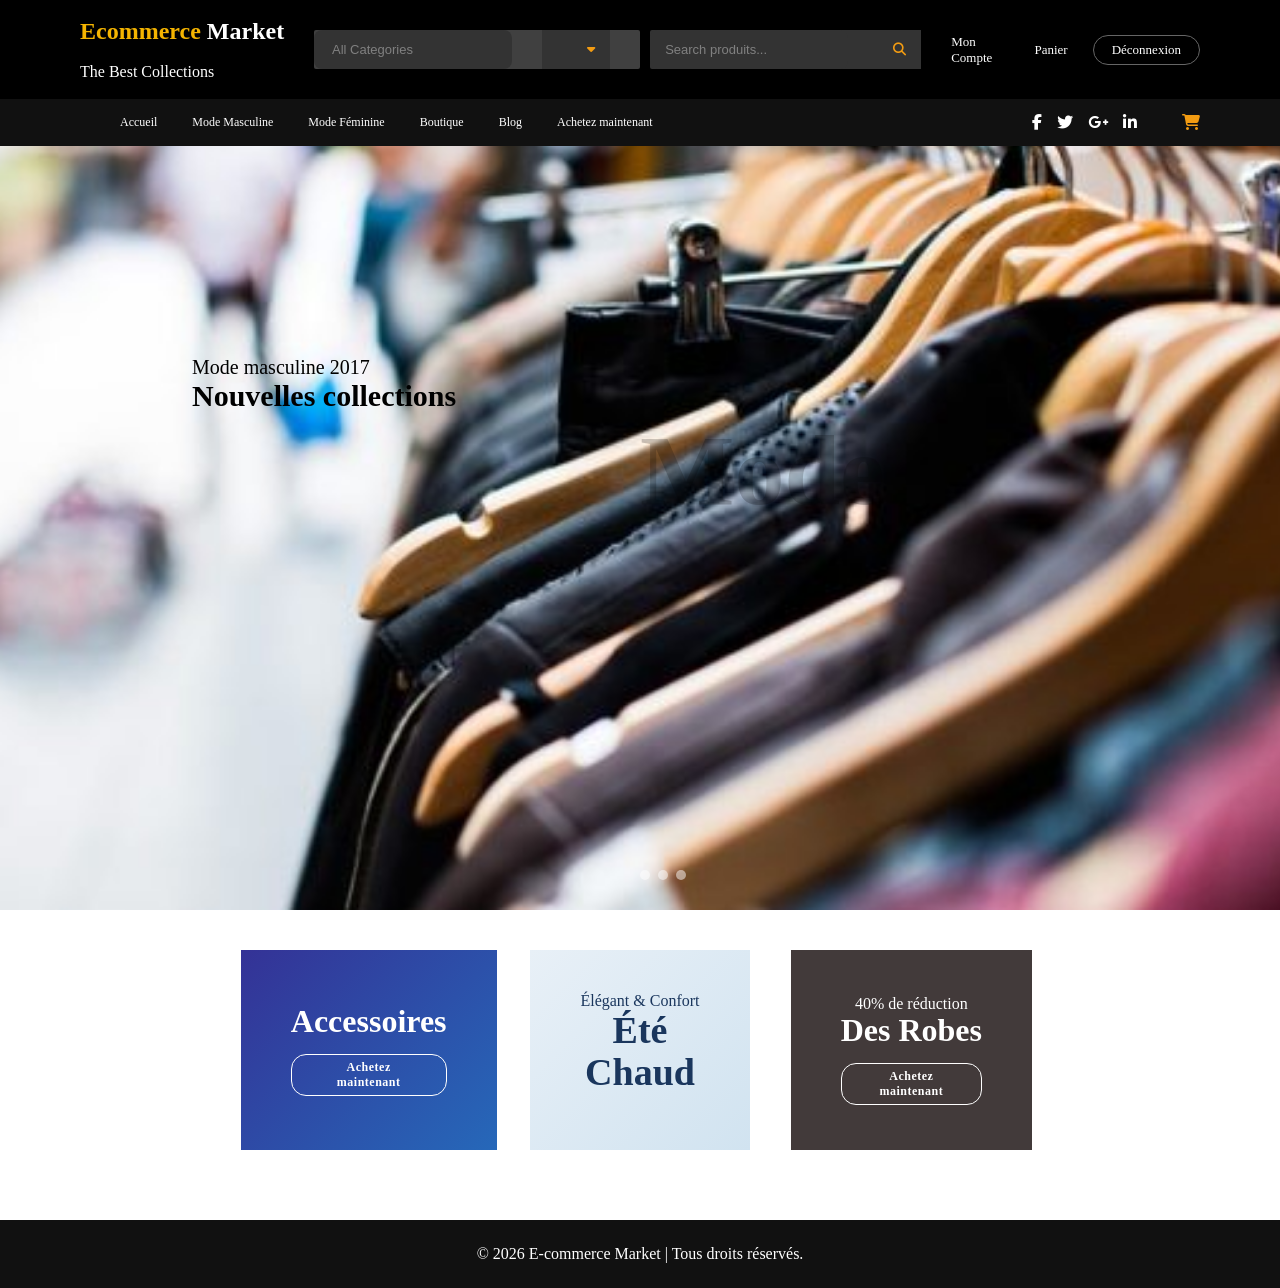
<file: index.html>
<!doctype html>
<html lang="en">
  <head>
    <meta charset="UTF-8" />
    <meta name="viewport" content="width=device-width, initial-scale=1.0" />
    <title>ECOMMERCE MARKET</title>
    <link rel="stylesheet" href="style.CSS" />
   
 <!-- Lien Font Awesome -->
  <link rel="stylesheet" href="https://cdnjs.cloudflare.com/ajax/libs/font-awesome/6.5.1/css/all.min.css" />

</head>
<body>

 <!-- Icône appareil photo -->

  <header>
  <div class="barre1">
      <div class="container">
       <div class="text">
       <h2><span>Ecommerce</span> Market</h2><br/>
       <p>The Best Collections</p>
      </div>
<section class="MG">
   <div class="categories">
      <input type="All Categories" placeholder=" All Categories"><button><i class="fa-solid fa-caret-down"></i></button><br/>
  </div>
    <div class="produit ">
            <input type="text" placeholder="Search produits..."><button><i class="fa-solid fa-search"></i></button>
    </div>
    </section>

    <div class="recherche">
      <a href="#">Mon Compte</a>
      <a href="#">Panier</a>
      <a href="#" class="btn-logout">Déconnexion</a>
    </div>
    </div>
   </div>
   
  </div>


     <!--Barre 2: Menu-->

    <div class="barre2">
       <div class="container">
          <nav>

            <ul>
              <li class="nav-item"><a class="nav-link" href="index.html">Accueil</a></li>
              <li class="nav-item"><a class="nav-link" href="mens-fashions.html">Mode Masculine</a></li>
              <li class="nav-item"><a class="nav-link" href="women-fashion.html">Mode Féminine</a></li>
              <li class="nav-item"><a class="nav-link" href="shop.html">Boutique</a></li>
              <li class="nav-item"><a class="nav-link" href="blog.html">Blog</a></li>
              <li class="nav-item"><a class="nav-link" href="buy-now.html">Achetez maintenant</a></li>
              
            </ul>
              </nav>
            <div class="icones">
              <li><a href=""><i class="fa-brands fa-facebook-f"></i></a></li>
              <li><a href=""><i class="fa-brands fa-twitter"></i></a></li>
              <li><a href=""><i class="fa-brands fa-google-plus-g"></i></a></li>
              <li><a href=""><i class="fa-brands fa-linkedin-in"></i></a></li>
              <li><a href="buy-now.html"><i class="fa-solid fa-cart-shopping"></i></a></li>
             
            </div>

            </div>
        
  

    
    </header>

     <section class="maison">
      
      <div class="filtre">
      <p>Mode masculine 2017</p>
      <h1>Nouvelles collections</h1>
      <h2>Mode</h2>
      </div>
      </section>

    <div class="point">
      <span class="dot active"></span>
      <span class="dot"></span>
      <span class="dot"></span>
    </div>


    <section class="promo-section">
      <div class="container">
        <div class="promo-grid">
          <!--Carte1-->
          <div class="promo-card card-blue">
              <div class="promo-content">
                <h3>Accessoires</h3>
                  <a href="buy-now.html" class="btn-shop">Achetez maintenant</a>
          </div>
          </div>

          <!--Carte2-->

          <div class="promo-card card-light">
            
            <div class="promo-content">
              <p class="subtitle"> Élégant & Confort</p>
              <h3>Été<br>Chaud</h3>
            </div>
          </div>

          <!--Carte3-->

          <div class="promo-card card-purple">
           <div class="promo-content">
            <p>40% de réduction</p>
            <h3>Des Robes</h3>
            <a href="buy-now.html" class="btn-shop">Achetez maintenant</a>
           </div>
          </div>
          
        </div>
      </div>

    </section>


    
<!--Les 6 pages-->

     
  </body>
  
<footer>

    <p>
        © 2026 E-commerce Market | Tous droits réservés.
    </p>

</footer>
</html>
</file>
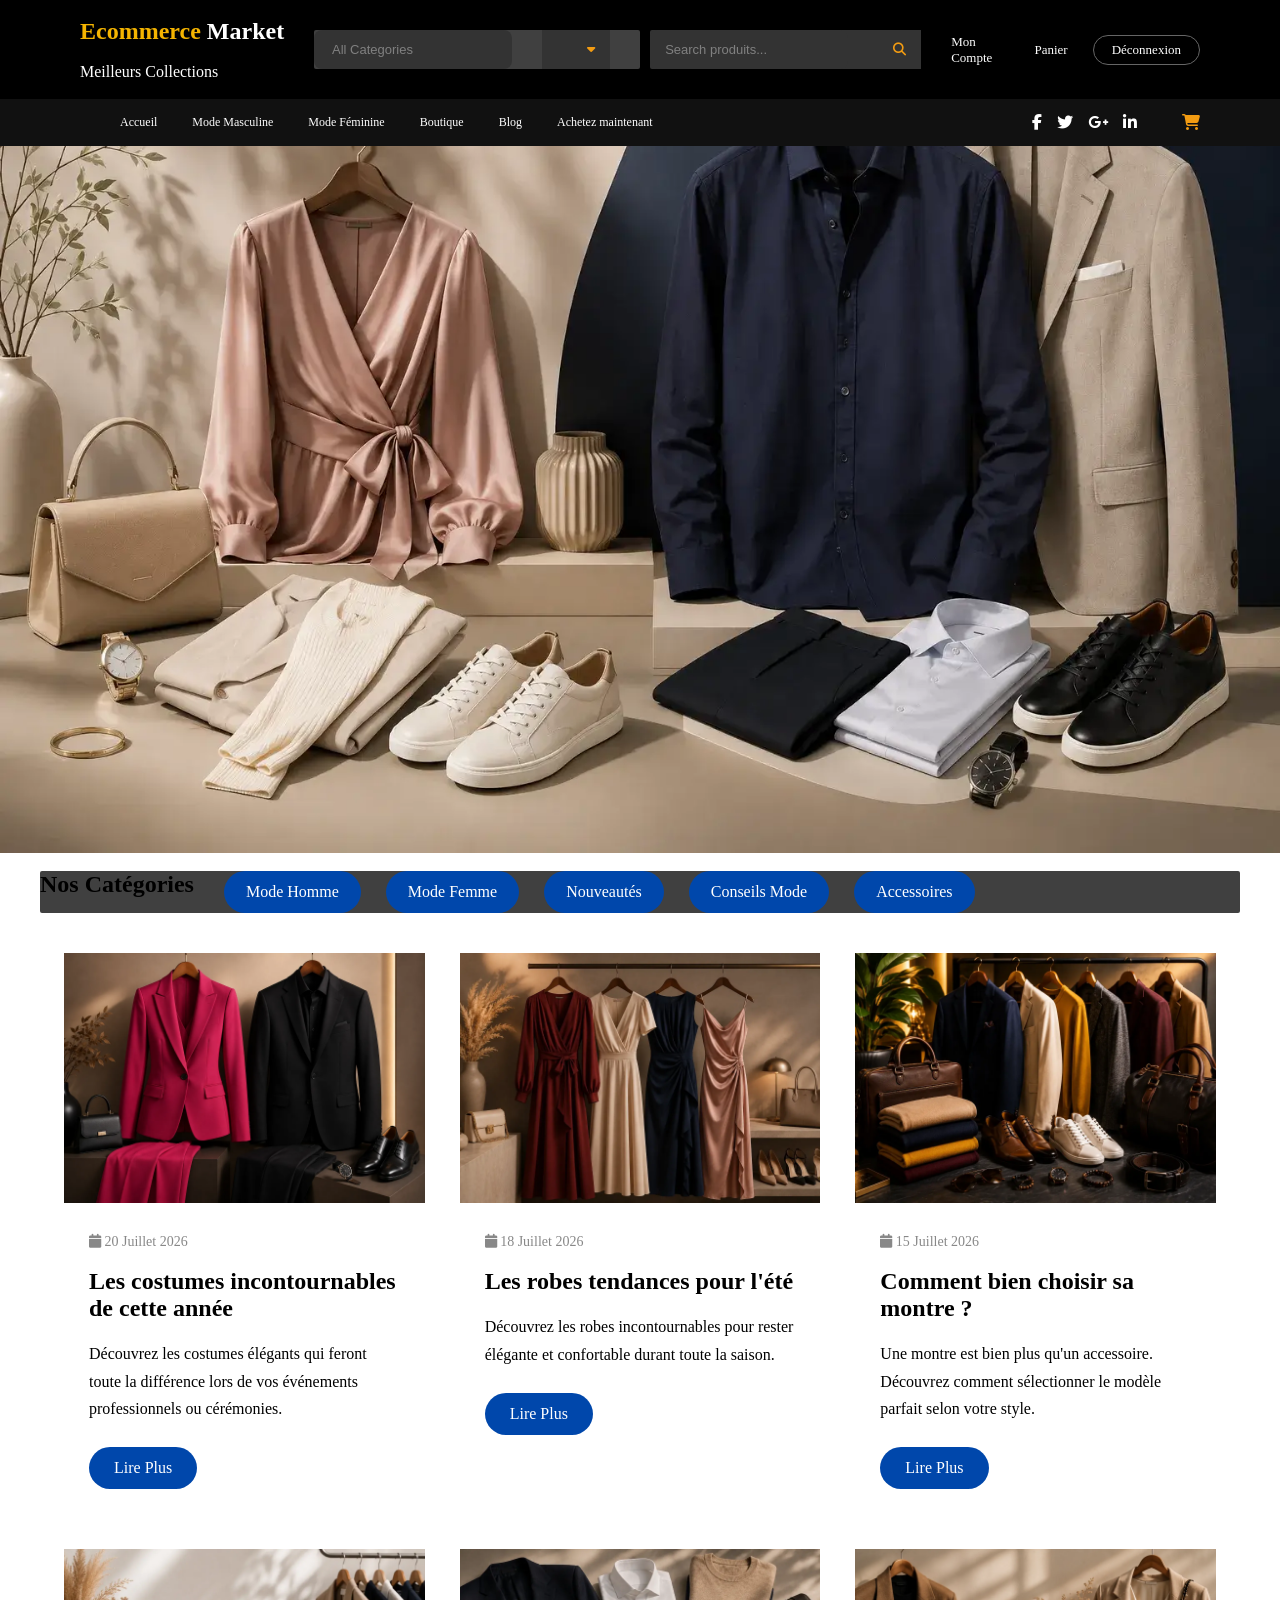
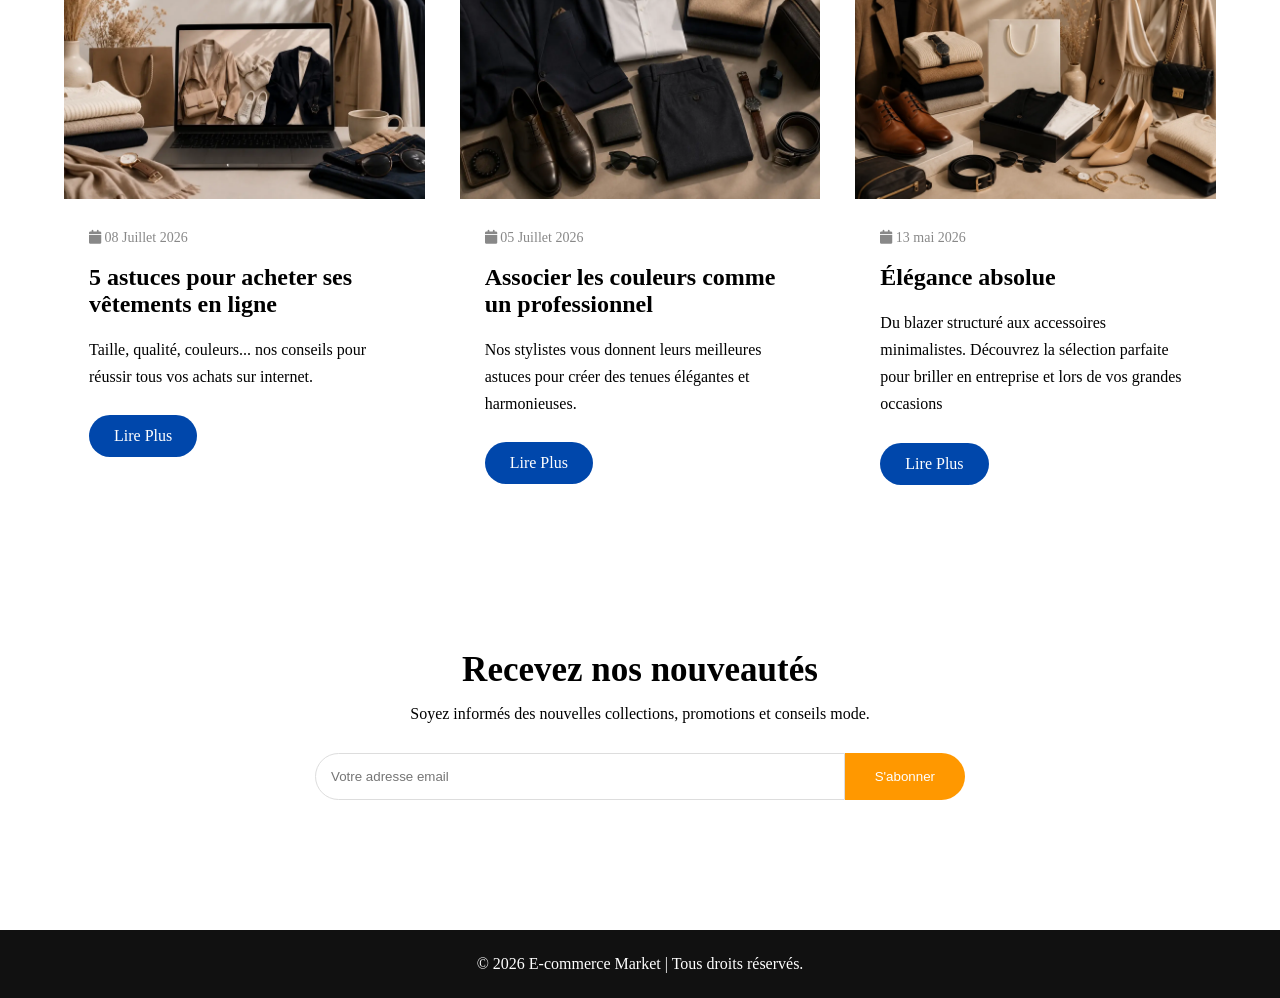
<file: blog.html>
<!doctype html>
<html lang="en">
  <head>
    <meta charset="UTF-8" />
    <meta name="viewport" content="width=device-width, initial-scale=1.0" />
    <title>ECOMMERCE MARKET</title>
    <link rel="stylesheet" href="style.CSS" />
   
 <!-- Lien Font Awesome -->
  <link rel="stylesheet" href="https://cdnjs.cloudflare.com/ajax/libs/font-awesome/6.5.1/css/all.min.css" />

</head>
<body>

 <!-- Icône appareil photo -->

  <header>
  <div class="barre1">
      <div class="container">
       <div class="text">
       <h2><span>Ecommerce</span> Market</h2><br/>
       <p>Meilleurs Collections</p>
      </div>
<section class="MG">
   <div class="categories">
      <input type="All Categories" placeholder=" All Categories"><button><i class="fa-solid fa-caret-down"></i></button><br/>
  </div>
    <div class="produit ">
            <input type="text" placeholder="Search produits..."><button><i class="fa-solid fa-search"></i></button>
    </div>
    </section>

    <div class="recherche">
      <a href="#">Mon Compte</a>
      <a href="#">Panier</a>
      <a href="#" class="btn-logout">Déconnexion</a>
    </div>
    </div>
   </div>
   
  </div>


     <!--Barre 2: Menu-->

    <div class="barre2">
       <div class="container">
          <nav>

            <ul>
              <li class="nav-item"><a class="nav-link" href="index.html">Accueil</a></li>
              <li class="nav-item"><a class="nav-link" href="mens-fashions.html">Mode Masculine</a></li>
              <li class="nav-item"><a class="nav-link" href="women-fashion.html">Mode Féminine</a></li>
              <li class="nav-item"><a class="nav-link" href="shop.html">Boutique</a></li>
              <li class="nav-item"><a class="nav-link" href="blog.html">Blog</a></li>
              <li class="nav-item"><a class="nav-link" href="buy-now.html">Achetez maintenant</a></li>
              
            </ul>
              </nav>
            <div class="icones">
              <li><a href=""><i class="fa-brands fa-facebook-f"></i></a></li>
              <li><a href=""><i class="fa-brands fa-twitter"></i></a></li>
              <li><a href=""><i class="fa-brands fa-google-plus-g"></i></a></li>
              <li><a href=""><i class="fa-brands fa-linkedin-in"></i></a></li>
              <li><a href="buy-now.html"><i class="fa-solid fa-cart-shopping"></i></a></li>
             
            </div>

            </div>
    
    </header>
<section class="banner">
  <img src="image/mode.webp" alt="Blog"> <br>
  <div>
    <a href="boutique.html"></a>
  </div>
</section>
<section class="categories">

    <h2>Nos Catégories</h2> 

    <div class="category-list">

        <a href="#">Mode Homme</a> 
        <a href="#">Mode Femme</a> 
        <a href="#">Nouveautés</a> 
        <a href="#">Conseils Mode</a> 
        <a href="#">Accessoires</a> 

    </div>

</section>

<section class="blog-container">

    <article class="card">

        <img src="image/veste.webp" alt="Mode Homme et Femme">

        <div class="content">

            <span class="date">
                <i class="fa fa-calendar"></i> 20 Juillet 2026
            </span>

            <h3>Les costumes incontournables de cette année</h3>

            <p>
                Découvrez les costumes élégants qui feront toute la différence
                lors de vos événements professionnels ou cérémonies.
            </p>

            <a href="#" class="btn">Lire Plus</a>

        </div>

    </article>

    <article class="card">

        <img src="image/robes.webp" alt="Mode Femme">

        <div class="content">

            <span class="date">
                <i class="fa fa-calendar"></i> 18 Juillet 2026
            </span>

            <h3>Les robes tendances pour l'été</h3>

            <p>
                Découvrez les robes incontournables pour rester élégante et
                confortable durant toute la saison.
            </p>

            <a href="#" class="btn">Lire Plus</a>

        </div>

    </article>

    <article class="card">

        <img src="image/association.webp" alt="Accessoires">

        <div class="content">

            <span class="date">
                <i class="fa fa-calendar"></i> 15 Juillet 2026
            </span>

            <h3>Comment bien choisir sa montre ?</h3>

            <p>
                Une montre est bien plus qu'un accessoire. Découvrez comment
                sélectionner le modèle parfait selon votre style.
            </p>

            <a href="#" class="btn">Lire Plus</a>

        </div>

    </article>

    <article class="card">

        <img src="image/conseil.webp" alt="Shopping">

        <div class="content">

            <span class="date">
                <i class="fa fa-calendar"></i> 08 Juillet 2026
            </span>

            <h3>5 astuces pour acheter ses vêtements en ligne</h3>

            <p>
                Taille, qualité, couleurs... nos conseils pour réussir tous vos
                achats sur internet.
            </p>

            <a href="#" class="btn">Lire Plus</a>

        </div>

    </article>

    <article class="card">

        <img src="image/idee.webp" alt="Style">

        <div class="content">

            <span class="date">
                <i class="fa fa-calendar"></i> 05 Juillet 2026
            </span>

            <h3>Associer les couleurs comme un professionnel</h3>

            <p>
                Nos stylistes vous donnent leurs meilleures astuces pour créer
                des tenues élégantes et harmonieuses.
            </p>

            <a href="#" class="btn">Lire Plus</a>

        </div>

    </article>
    
     <article class="card">

        <img src="image/style.webp" alt="Mode Homme et Femme">

        <div class="content">

            <span class="date">
                <i class="fa fa-calendar"></i> 13 mai 2026
            </span>

            <h3>Élégance absolue</h3>

            <p>Du blazer structuré aux accessoires minimalistes. 
                Découvrez la sélection parfaite pour briller en entreprise et lors de vos grandes occasions
            </p>

            <a href="#" class="btn">Lire Plus</a>

        </div>

    </article>

</section>

<section class="newsletter">

    <h2>Recevez nos nouveautés</h2>

    <p>
        Soyez informés des nouvelles collections, promotions et conseils mode.
    </p>

    <form>

        <input type="email" placeholder="Votre adresse email">

        <button>S'abonner</button>

    </form>

</section>



</body>
<footer>

    <p>
        © 2026 E-commerce Market | Tous droits réservés.
    </p>

</footer>
</html>
</file>
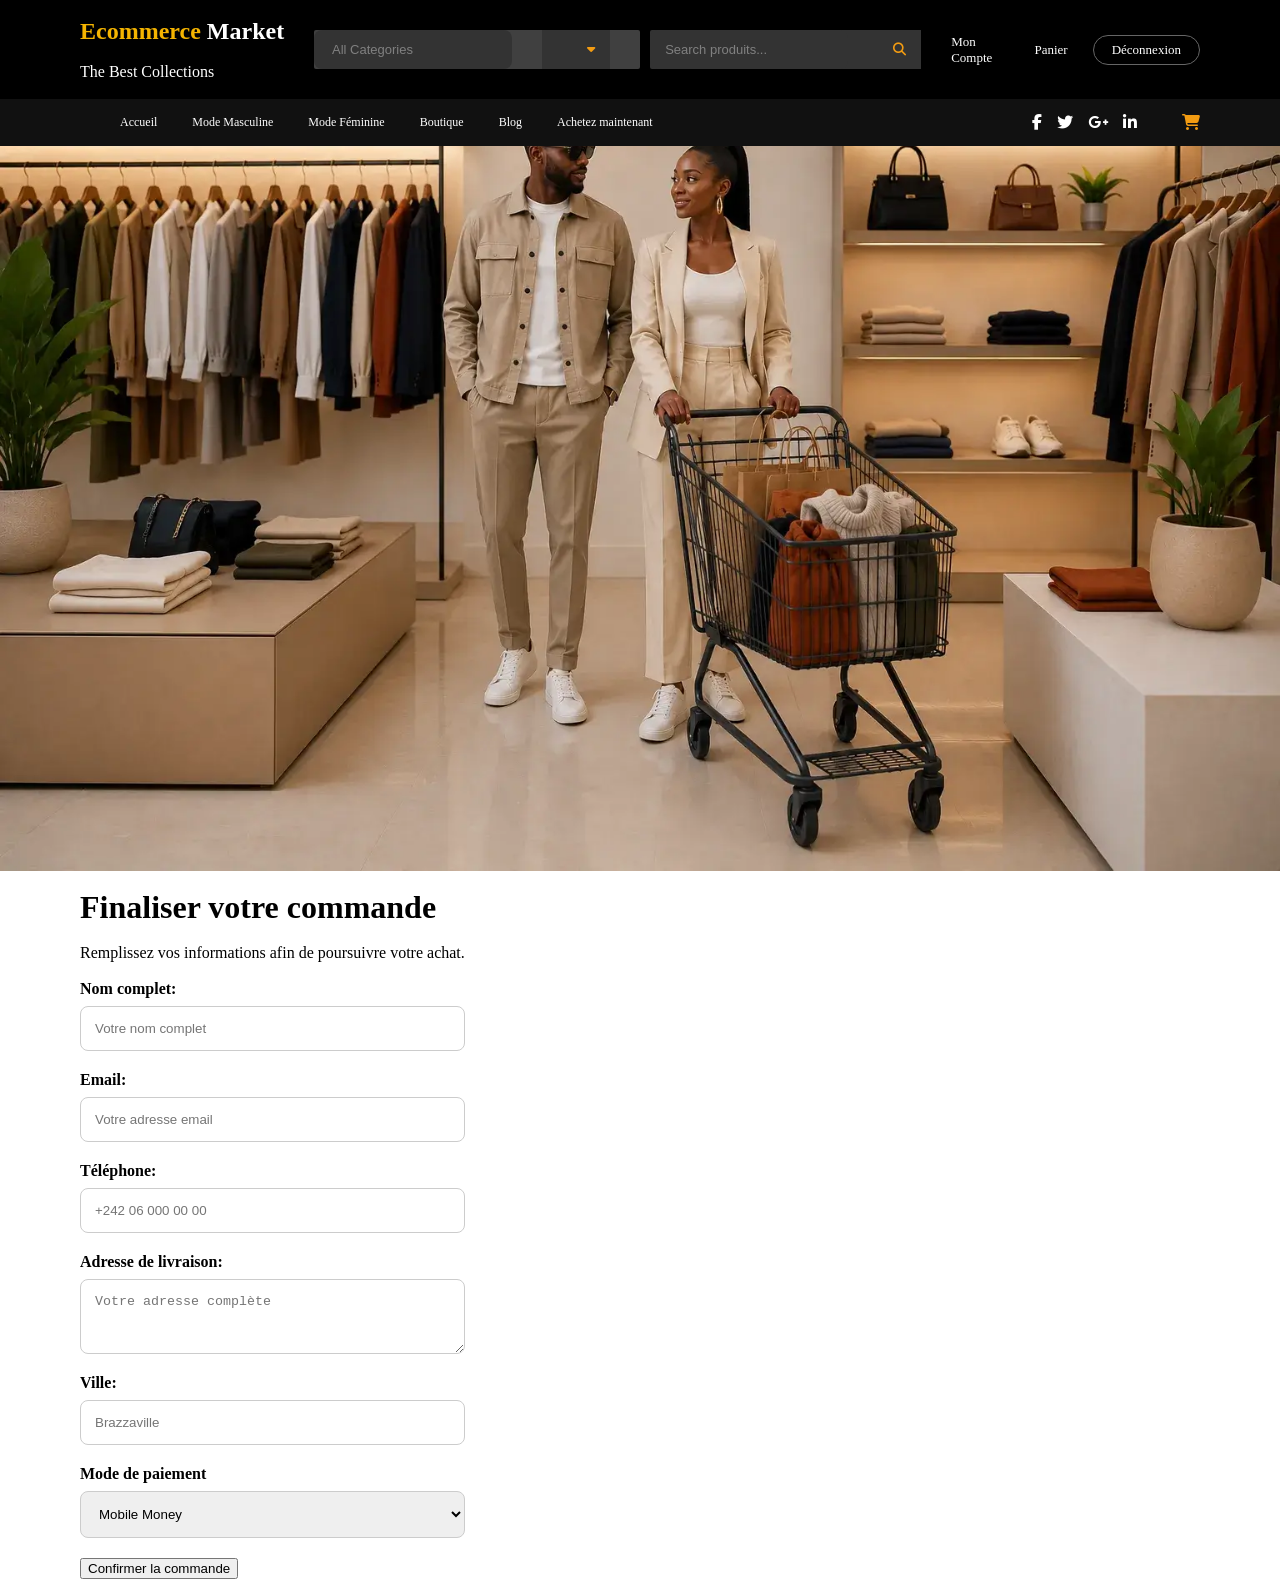
<file: buy-now.html>
<!doctype html>
<html lang="en">
  <head>
    <meta charset="UTF-8" />
    <meta name="viewport" content="width=device-width, initial-scale=1.0" />
    <title>ECOMMERCE MARKET</title>
    <link rel="stylesheet" href="style.CSS" />
   
 <!-- Lien Font Awesome -->
  <link rel="stylesheet" href="https://cdnjs.cloudflare.com/ajax/libs/font-awesome/6.5.1/css/all.min.css" />

</head>
<>

 <!-- Icône appareil photo -->

  <header>
    <div class="barre1">
      <div class="container">
      <div class="text">
      <h2><span>Ecommerce</span> Market</h2><br/>
      <p>The Best Collections</p>
    </div>
    <section class="MG">
      <div class="categories">
        <input type="All Categories" placeholder=" All Categories"><button><i class="fa-solid fa-caret-down"></i></button><br/>
      </div>
      <div class="produit ">
        <input type="text" placeholder="Search produits..."><button><i class="fa-solid fa-search"></i></button>
      </div>
      </section>

    <div class="recherche">
      <a href="#">Mon Compte</a>
      <a href="#">Panier</a>
      <a href="#" class="btn-logout">Déconnexion</a>
      </div>
      </div>
    </div>
    
    </div>


      <!--Barre 2: Menu-->

      <div class="barre2">
        <div class="container">
            <nav>

              <ul>
              <li class="nav-item"><a class="nav-link" href="index.html">Accueil</a></li>
              <li class="nav-item"><a class="nav-link" href="mens-fashions.html">Mode Masculine</a></li>
              <li class="nav-item"><a class="nav-link" href="women-fashion.html">Mode Féminine</a></li>
              <li class="nav-item"><a class="nav-link" href="shop.html">Boutique</a></li>
              <li class="nav-item"><a class="nav-link" href="blog.html">Blog</a></li>
              <li class="nav-item"><a class="nav-link" href="buy-now.html">Achetez maintenant</a></li>
            </ul>
                </nav>
              <div class="icones">
                <li><a href=""><i class="fa-brands fa-facebook-f"></i></a></li>
                <li><a href=""><i class="fa-brands fa-twitter"></i></a></li>
                <li><a href=""><i class="fa-brands fa-google-plus-g"></i></a></li>
                <li><a href=""><i class="fa-brands fa-linkedin-in"></i></a></li>
                <li><a href="buy-now.html"><i class="fa-solid fa-cart-shopping"></i></a></li>
              </div>
        </div>

      </div>
          

  </header>
    <section class="banner">
      
      <img src="image/shop.webp" alt="Panier d'achat">
      
      <div>
        <a href="boutique.html"></a>
      </div>
    </section> <br>
 

<div class="container">

    <div class="left">
        <h1 id="contact">Finaliser votre commande</h1> <br>
        <p>Remplissez vos informations afin de poursuivre votre achat.</p> <br>

        <form method="post" action="traitement.php">

            <div class="input-box">
                <label>Nom complet:</label>
                <input type="text" placeholder="Votre nom complet" required>
            </div>

            <div class="input-box">
                <label>Email:</label>
                <input type="email" placeholder="Votre adresse email" required>
            </div>

            <div class="input-box">
                <label>Téléphone:</label>
                <input type="tel" placeholder="+242 06 000 00 00" required>
            </div>

            <div class="input-box">
                <label>Adresse de livraison:</label>
                <textarea rows="3" placeholder="Votre adresse complète"></textarea>
            </div>

            <div class="row">

                <div class="input-box">
                    <label>Ville:</label>
                    <input type="text" placeholder="Brazzaville">
                </div>
            </div>

            <div class="input-box">
                <label>Mode de paiement</label>
                <select>
                    <option>Mobile Money</option>
                    <option>Carte bancaire</option>
                    <option>Paiement à la livraison</option>
                </select>

            </div>

            <button type="submit">
                Confirmer la commande
            </button> 

        </form>

    </div>

    <div class="right"> 

       

</body>

</html>
</file>
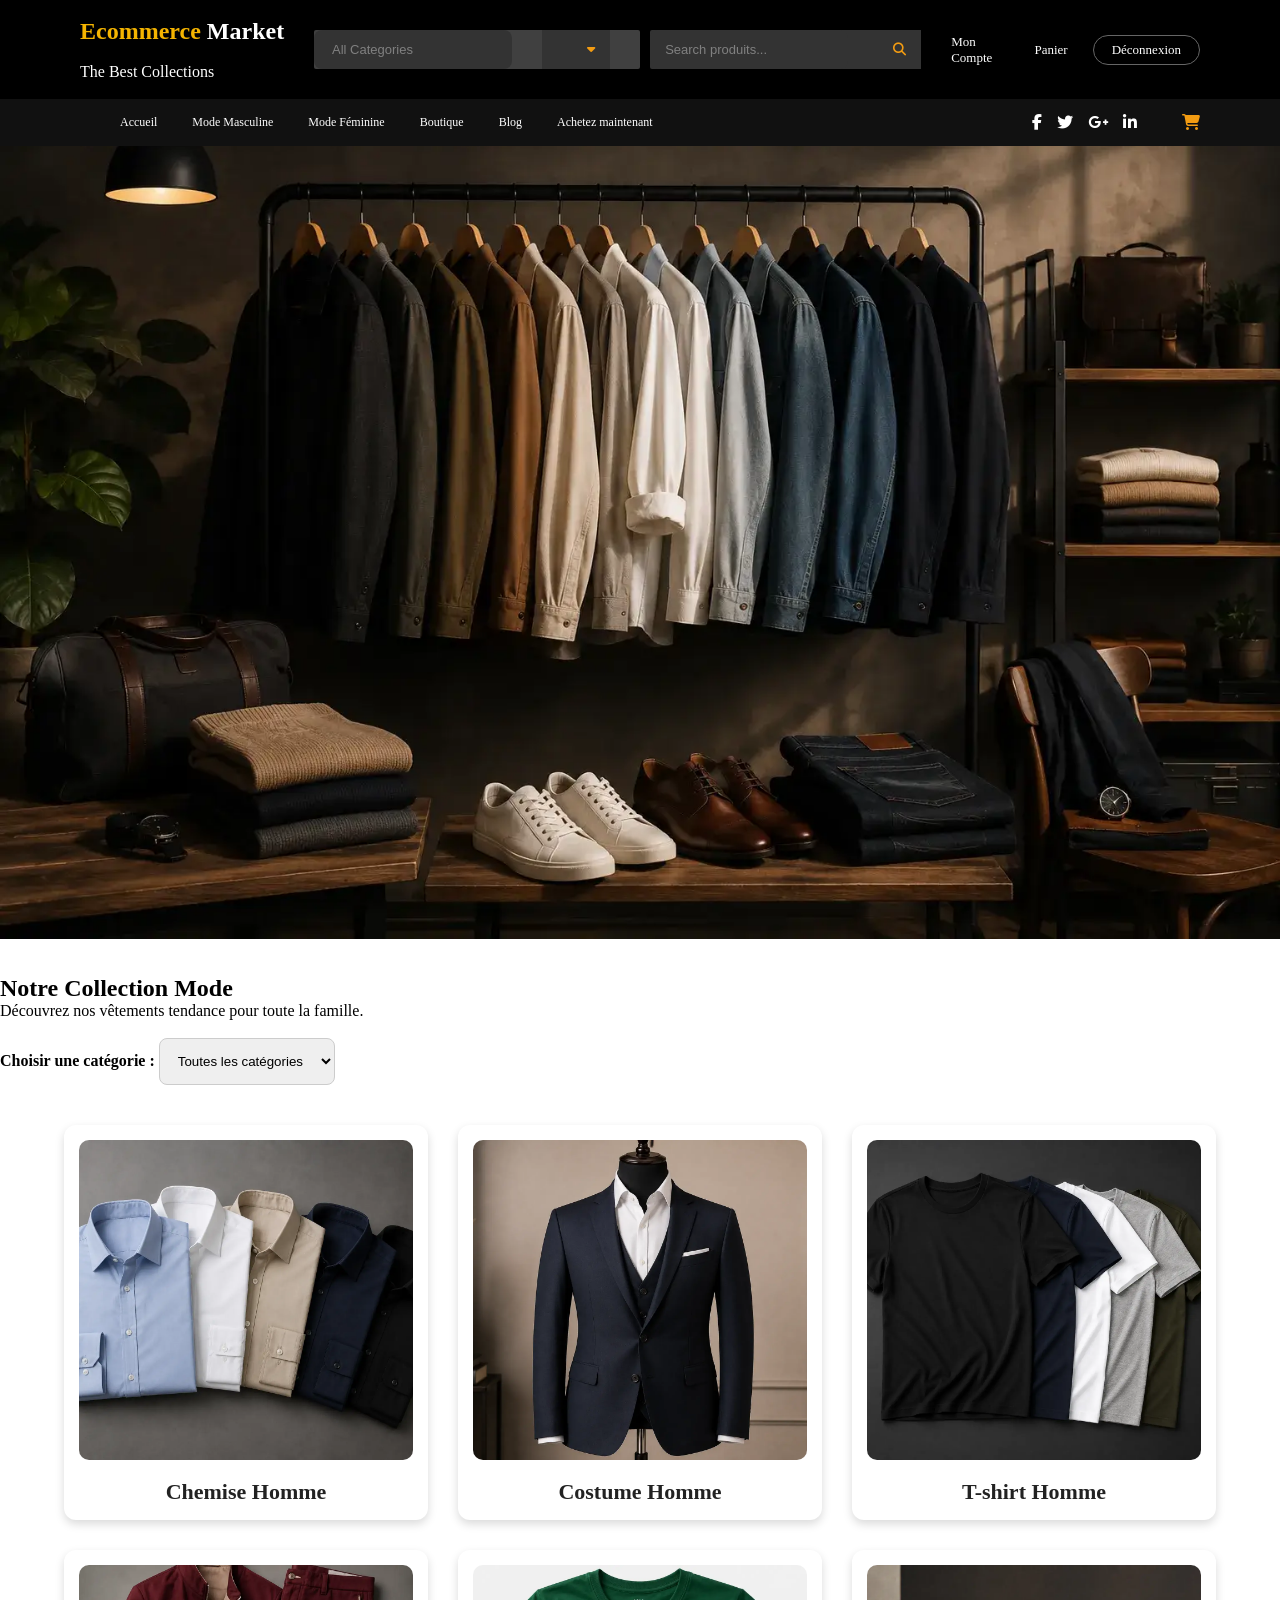
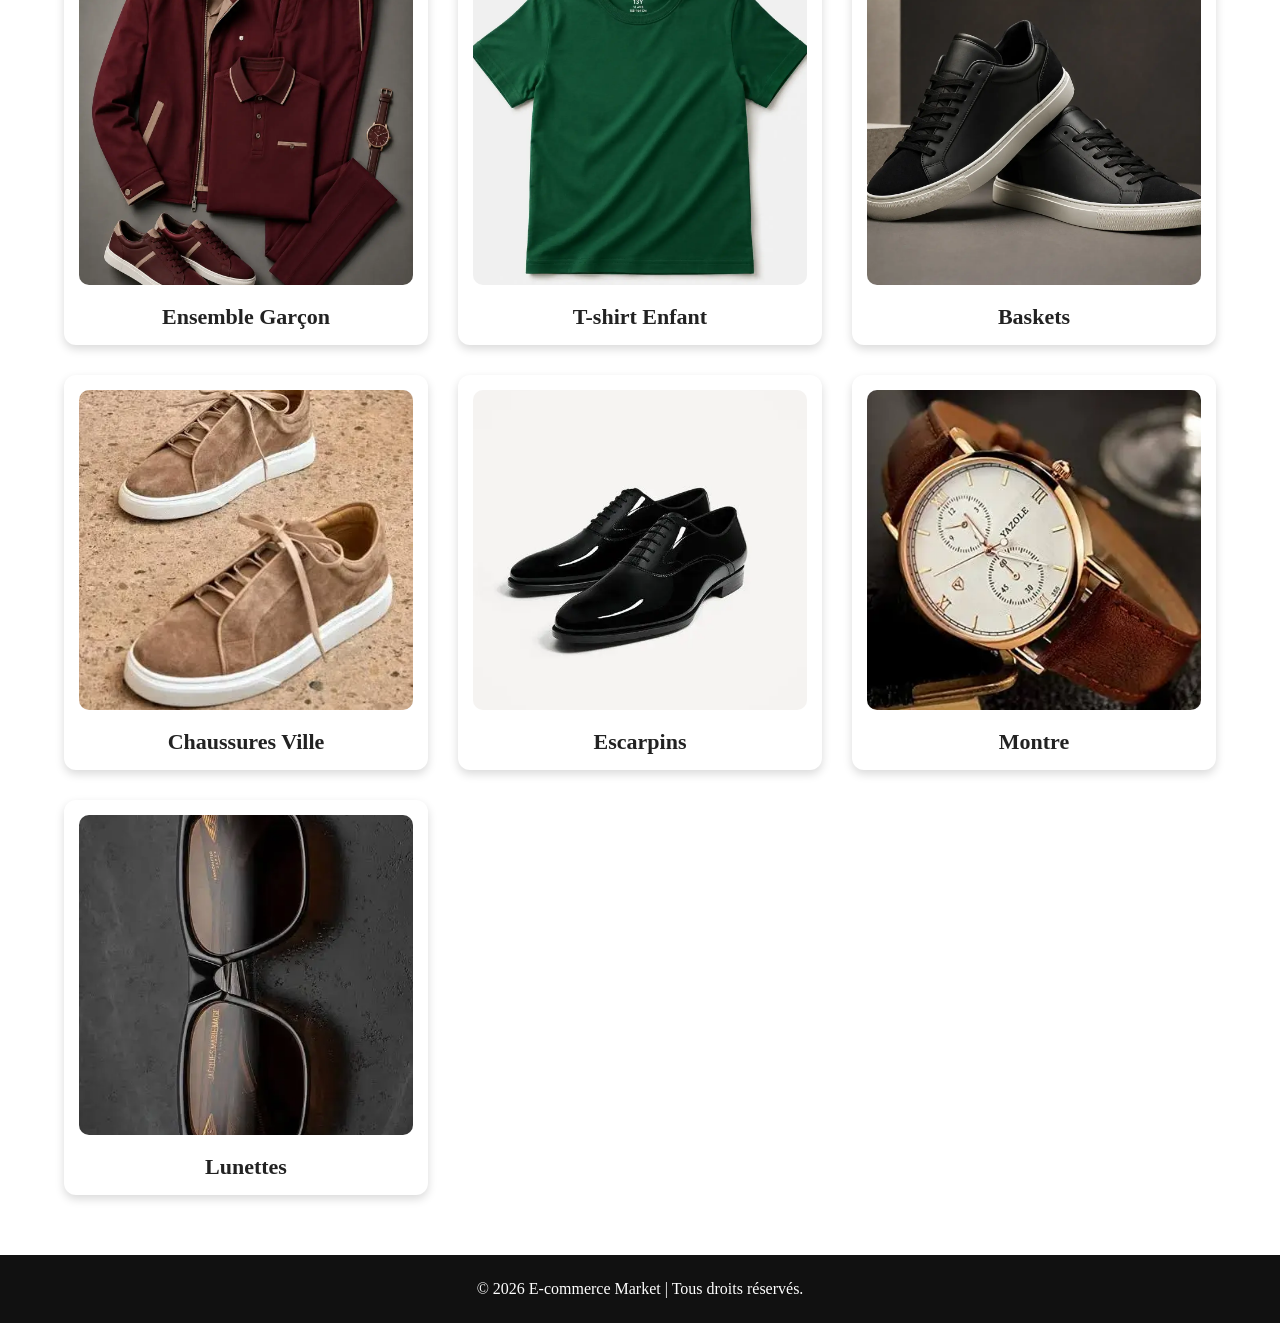
<file: mens-fashions.html>
<!doctype html>
<html lang="en">
  <head>
    <meta charset="UTF-8" />
    <meta name="viewport" content="width=device-width, initial-scale=1.0" />
    <title>ECOMMERCE MARKET</title>
    <link rel="stylesheet" href="style.CSS" />
   
 <!-- Lien Font Awesome -->
  <link rel="stylesheet" href="https://cdnjs.cloudflare.com/ajax/libs/font-awesome/6.5.1/css/all.min.css" />

</head>
<body>

 <!-- Icône appareil photo -->

  <header>
  <div class="barre1">
      <div class="container">
       <div class="text">
       <h2><span>Ecommerce</span> Market</h2><br/>
       <p>The Best Collections</p>
      </div>
<section class="MG">
   <div class="categories">
      <input type="All Categories" placeholder=" All Categories"><button><i class="fa-solid fa-caret-down"></i></button><br/>
  </div>
    <div class="produit ">
            <input type="text" placeholder="Search produits..."><button><i class="fa-solid fa-search"></i></button>
    </div>
    </section>

    <div class="recherche">
      <a href="#">Mon Compte</a>
      <a href="#">Panier</a>
      <a href="#" class="btn-logout">Déconnexion</a>
    </div>
    </div>
   </div>
   
  </div>


     <!--Barre 2: Menu-->

    <div class="barre2">
       <div class="container">
          <nav>

           <ul>
              <li class="nav-item"><a class="nav-link" href="index.html">Accueil</a></li>
              <li class="nav-item"><a class="nav-link" href="mens-fashions.html">Mode Masculine</a></li>
              <li class="nav-item"><a class="nav-link" href="women-fashion.html">Mode Féminine</a></li>
              <li class="nav-item"><a class="nav-link" href="shop.html">Boutique</a></li>
              <li class="nav-item"><a class="nav-link" href="blog.html">Blog</a></li>
              <li class="nav-item"><a class="nav-link" href="buy-now.html">Achetez maintenant</a></li>
            </ul>
              </nav>
            <div class="icones">
              <li><a href=""><i class="fa-brands fa-facebook-f"></i></a></li>
              <li><a href=""><i class="fa-brands fa-twitter"></i></a></li>
              <li><a href=""><i class="fa-brands fa-google-plus-g"></i></a></li>
              <li><a href=""><i class="fa-brands fa-linkedin-in"></i></a></li>
              <li><a href="buy-now.html"><i class="fa-solid fa-cart-shopping"></i></a></li>
             
            </div>

            </div>
    </header>

<section class="femme">
    <div class="mwassi">
      <h3>Mode Masculine 2026</h3>
    </div>
</section>

<div class="hero-text">
    <h4>Nouvelle Collection</h4>
    
    <p>
        Découvrez des vêtements élégants, modernes et confortables,
        conçus pour révéler votre style au quotidien.
    </p>
    <a href="boutique-homme.html" class="btn-shop">Découvrir la collection</a>
</div>

<section class="banner">
  <img src="image/homme.webp" alt="Rayon habillement">
</section> 

<section class="mode"> <br> <br> 
    <h1>Notre Collection Mode</h1>
    <p>Découvrez nos vêtements tendance pour toute la famille.</p> <br>
    <!-- <div class="filtre"> -->
        <label for="categorie">Choisir une catégorie :</label>
        <select id="categorie" onchange="filtrerCategorie()">
            <option value="all">Toutes les catégories</option>
            <option value="homme">Homme</option>
            <option value="enfant">Enfant</option>
            <option value="chaussure">Chaussures</option>
            <option value="accessoire">Accessoires</option>
        </select>
    <!-- </div> -->

  <div class="galerie">

    <!-- HOMME -->
    <div class="carte homme">
        <img src="image/chemise.webp" alt="Chemise de haute couture">
        <h3>Chemise Homme</h3>
    </div>

    <div class="carte homme">
        <img src="image/Costume (2).webp" alt="Un costume classe pour une personne classe">
        <h3>Costume Homme</h3>
    </div>

    <div class="carte homme">
        <img src="image/chemise homme.webp" alt="">
        <h3>T-shirt Homme</h3>
    </div>

    <!-- ENFANT -->
    <div class="carte enfant">
        <img src="image/complet enfant.webp" alt="">
        <h3>Ensemble Garçon</h3>
    </div>

    <div class="carte enfant">
        <img src="image/t-shirt enfant.webp" alt="">
        <h3>T-shirt Enfant</h3>
    </div>

    <!-- CHAUSSURES -->
    <div class="carte chaussure">
        <img src="image/basket enfant.webp" alt="">
        <h3>Baskets</h3>
    </div>

    <div class="carte chaussure">
        <img src="image/Basket.webp" alt="">
        <h3>Chaussures Ville</h3>
    </div>

    <div class="carte chaussure">
        <img src="image/escarpins H.webp" alt="La chaussure qui démarque">
        <h3>Escarpins</h3>
    </div>

    <!-- ACCESSOIRES -->
    <div class="carte accessoire">
        <img src="image/montres.webp" alt="">
        <h3>Montre</h3>
    </div>

    <div class="carte accessoire">
        <img src="image/lunette.webp" alt="">
        <h3>Lunettes</h3>
    </div>

</div>

</section>

<script>

function filtrerCategorie(){

    let categorie=document.getElementById("categorie").value;

    let cartes=document.querySelectorAll(".carte");

    cartes.forEach(function(carte){

        if(categorie==="all"){
            carte.style.display="block";
        }

        else{

            if(carte.classList.contains(categorie)){
                carte.style.display="block";
            }

            else{
                carte.style.display="none";
            }

        }

    });

}

</script>


</body>
<footer>

    <p>
        © 2026 E-commerce Market | Tous droits réservés.
    </p>

</footer>
</html>
</file>
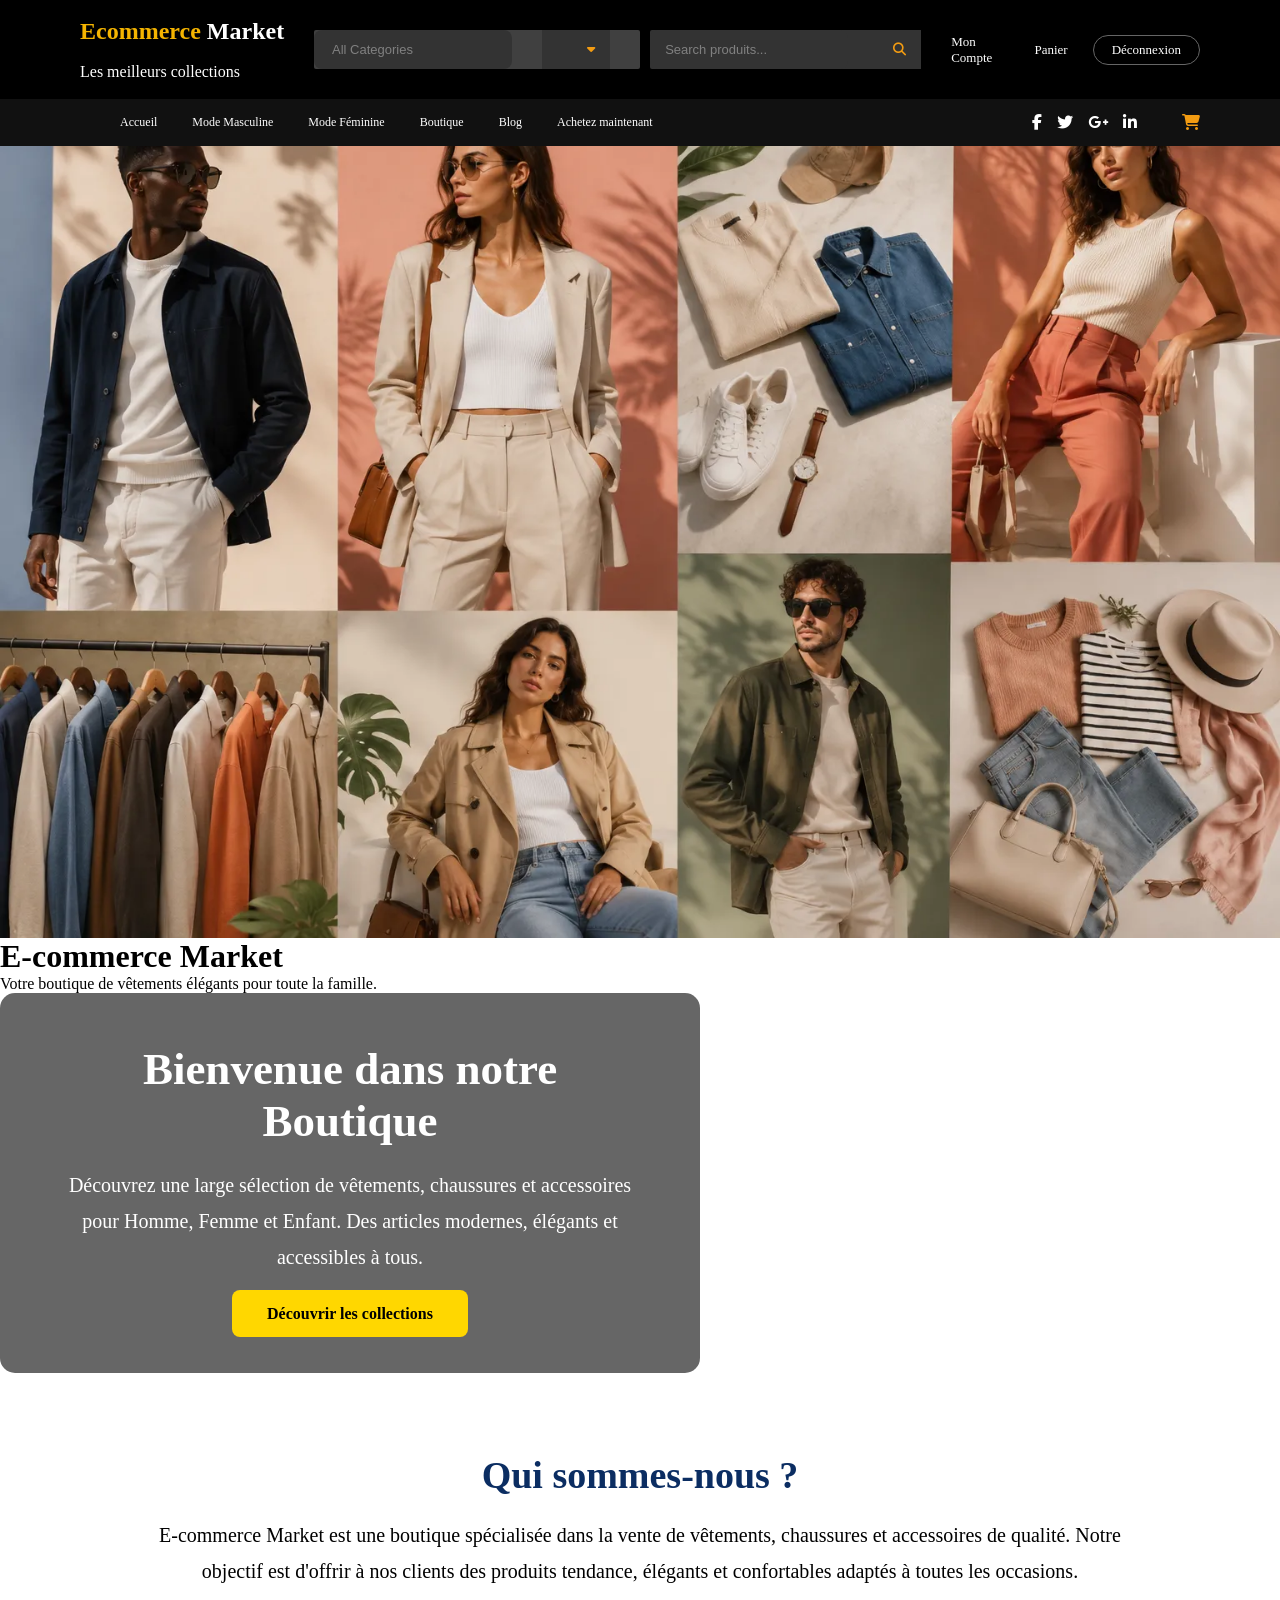
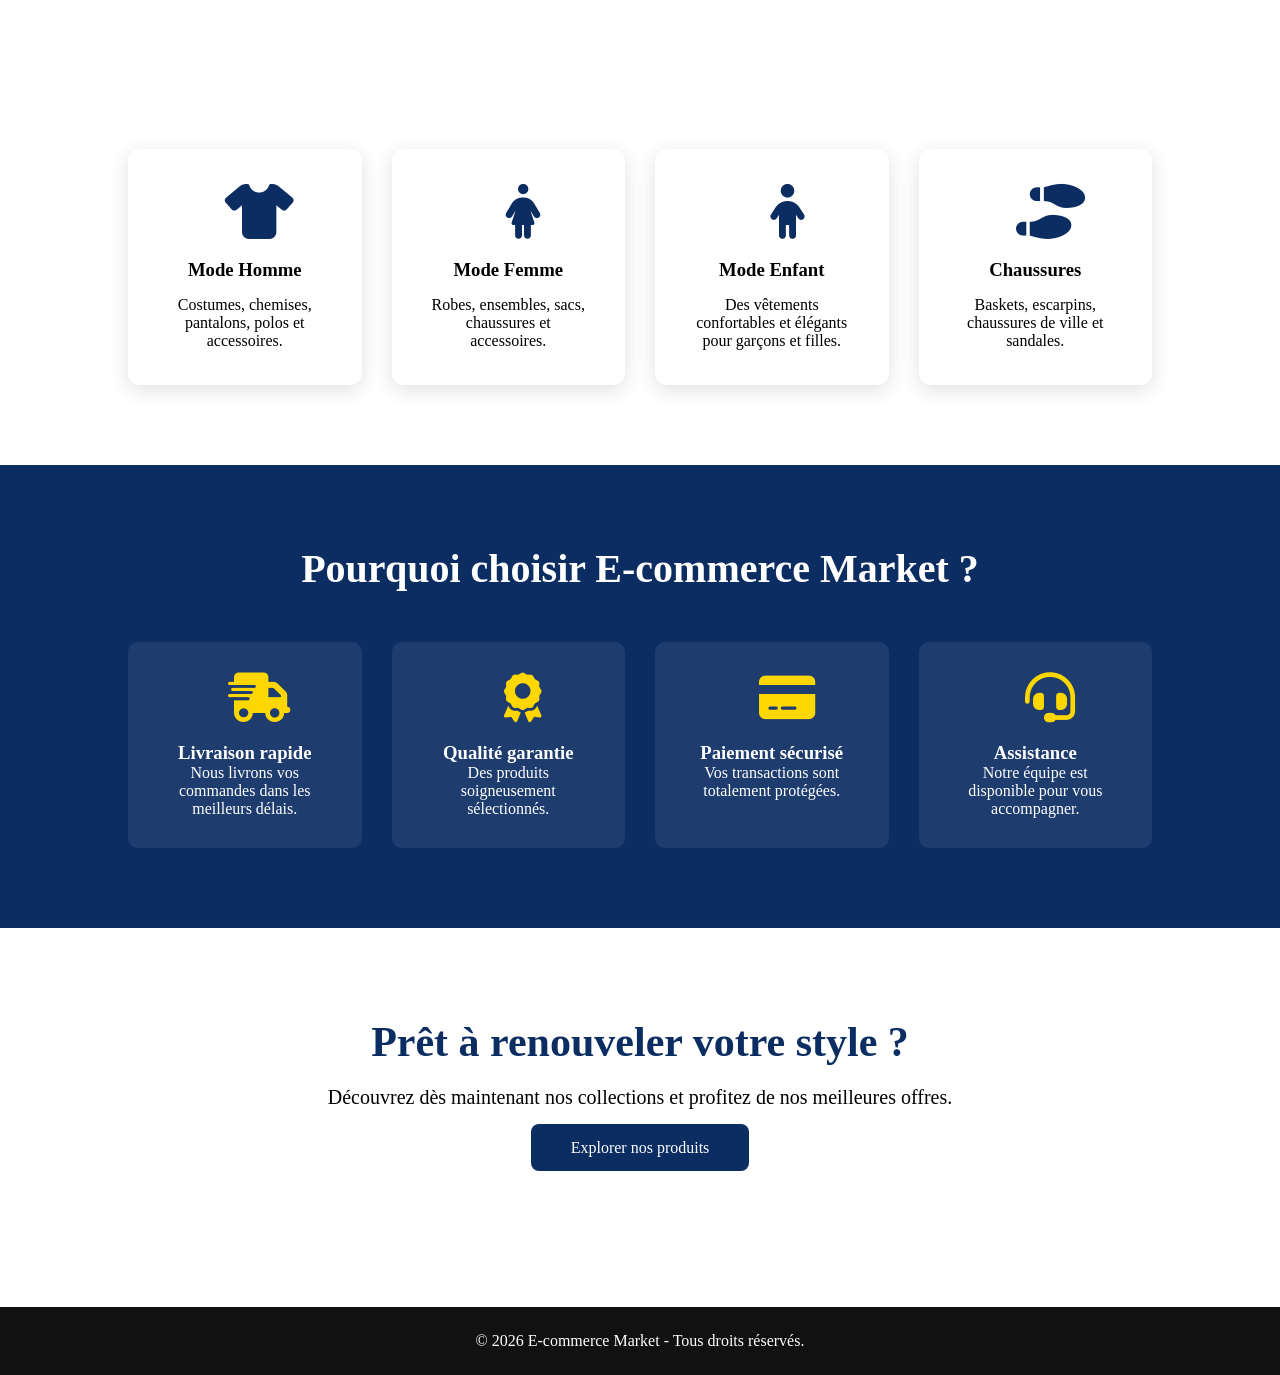
<file: shop.html>
<!doctype html>
<html lang="en">
  <head>
    <meta charset="UTF-8" />
    <meta name="viewport" content="width=device-width, initial-scale=1.0" />
    <title>ECOMMERCE MARKET</title>
    <link rel="stylesheet" href="style.CSS" />
   
 <!-- Lien Font Awesome -->
  <link rel="stylesheet" href="https://cdnjs.cloudflare.com/ajax/libs/font-awesome/6.5.1/css/all.min.css" />

</head>
<body>

 <!-- Icône appareil photo -->

  <header>
  <div class="barre1">
      <div class="container">
       <div class="text">
       <h2><span>Ecommerce</span> Market</h2><br/>
       <p>Les meilleurs collections</p>
      </div>
<section class="MG">
   <div class="categories">
      <input type="All Categories" placeholder=" All Categories"><button><i class="fa-solid fa-caret-down"></i></button><br/>
  </div>
    <div class="produit ">
            <input type="text" placeholder="Search produits..."><button><i class="fa-solid fa-search"></i></button>
    </div>
    </section>

    <div class="recherche">
      <a href="#">Mon Compte</a>
      <a href="#">Panier</a>
      <a href="#" class="btn-logout">Déconnexion</a>
      </div>
    </div>
   </div>
   
  </div>


     <!--Barre 2: Menu-->

    <div class="barre2">
       <div class="container">
          <nav>

           <ul>
              <li class="nav-item"><a class="nav-link" href="index.html">Accueil</a></li>
              <li class="nav-item"><a class="nav-link" href="mens-fashions.html">Mode Masculine</a></li>
              <li class="nav-item"><a class="nav-link" href="women-fashion.html">Mode Féminine</a></li>
              <li class="nav-item"><a class="nav-link" href="shop.html">Boutique</a></li>
              <li class="nav-item"><a class="nav-link" href="blog.html">Blog</a></li>
              <li class="nav-item"><a class="nav-link" href="buy-now.html">Achetez maintenant</a></li>
            </ul>
              </nav>
            <div class="icones">
              <li><a href=""><i class="fa-brands fa-facebook-f"></i></a></li>
              <li><a href=""><i class="fa-brands fa-twitter"></i></a></li>
              <li><a href=""><i class="fa-brands fa-google-plus-g"></i></a></li>
              <li><a href=""><i class="fa-brands fa-linkedin-in"></i></a></li>
              <li><a href="buy-now.html"><i class="fa-solid fa-cart-shopping"></i></a></li>
             
            </div>

            </div>
        
  
    </header>
<section class="page">
    <div class="titre">
      <h3>Mode Féminine & Masculine</h3>
      <h1>Notre boutique</h1>
    </div>


</section>

<div class="hero-text">
    <h4>Nouvelle Collection</h4>
    <p>
   Venez nous visiter à Brazzaville
    </p>
  
</div>

<section class="banner">
  <img src="image/boutique.png.webp" alt="Rayon achat">
 
</section>


<h1>E-commerce Market</h1>

<p>Votre boutique de vêtements élégants pour toute la famille.</p>

</header>

<section class="hero">

<div class="overlay">

<h2>Bienvenue dans notre Boutique</h2>

<p>
Découvrez une large sélection de vêtements, chaussures et accessoires
pour Homme, Femme et Enfant. Des articles modernes, élégants
et accessibles à tous.
</p>

<a href="blog.html">Découvrir les collections</a>

</div>

</section>

<section class="presentation">

<h2>Qui sommes-nous ?</h2>

<p>

E-commerce Market est une boutique spécialisée dans la vente de vêtements,
chaussures et accessoires de qualité. Notre objectif est d'offrir à nos
clients des produits tendance, élégants et confortables adaptés à toutes
les occasions.

</p>

</section>

<section class="services">

<div class="service">

<i class="fa-solid fa-shirt"></i>

<h3>Mode Homme</h3>

<p>Costumes, chemises, pantalons, polos et accessoires.</p>

</div>

<div class="service">

<i class="fa-solid fa-person-dress"></i>

<h3>Mode Femme</h3>

<p>Robes, ensembles, sacs, chaussures et accessoires.</p>

</div>

<div class="service">

<i class="fa-solid fa-child"></i>

<h3>Mode Enfant</h3>

<p>Des vêtements confortables et élégants pour garçons et filles.</p>

</div>

<div class="service">

<i class="fa-solid fa-shoe-prints"></i>

<h3>Chaussures</h3>

<p>Baskets, escarpins, chaussures de ville et sandales.</p>

</div>

</section>

<section class="avantages">

<h2>Pourquoi choisir E-commerce Market ?</h2>

<div class="liste">

<div>

<i class="fa-solid fa-truck-fast"></i>

<h3>Livraison rapide</h3>

<p>Nous livrons vos commandes dans les meilleurs délais.</p>

</div>

<div>

<i class="fa-solid fa-award"></i>

<h3>Qualité garantie</h3>

<p>Des produits soigneusement sélectionnés.</p>

</div>

<div>

<i class="fa-solid fa-credit-card"></i>

<h3>Paiement sécurisé</h3>

<p>Vos transactions sont totalement protégées.</p>

</div>

<div>

<i class="fa-solid fa-headset"></i>

<h3>Assistance</h3>

<p>Notre équipe est disponible pour vous accompagner.</p>

</div>

</div>

</section>

<section class="cta">

<h2>Prêt à renouveler votre style ?</h2>

<p>

Découvrez dès maintenant nos collections et profitez
de nos meilleures offres.

</p>

<a href="blog.html">Explorer nos produits</a>

</section>


</body>
<footer>

<p>© 2026 E-commerce Market - Tous droits réservés.</p>

</footer>
</html>
</file>
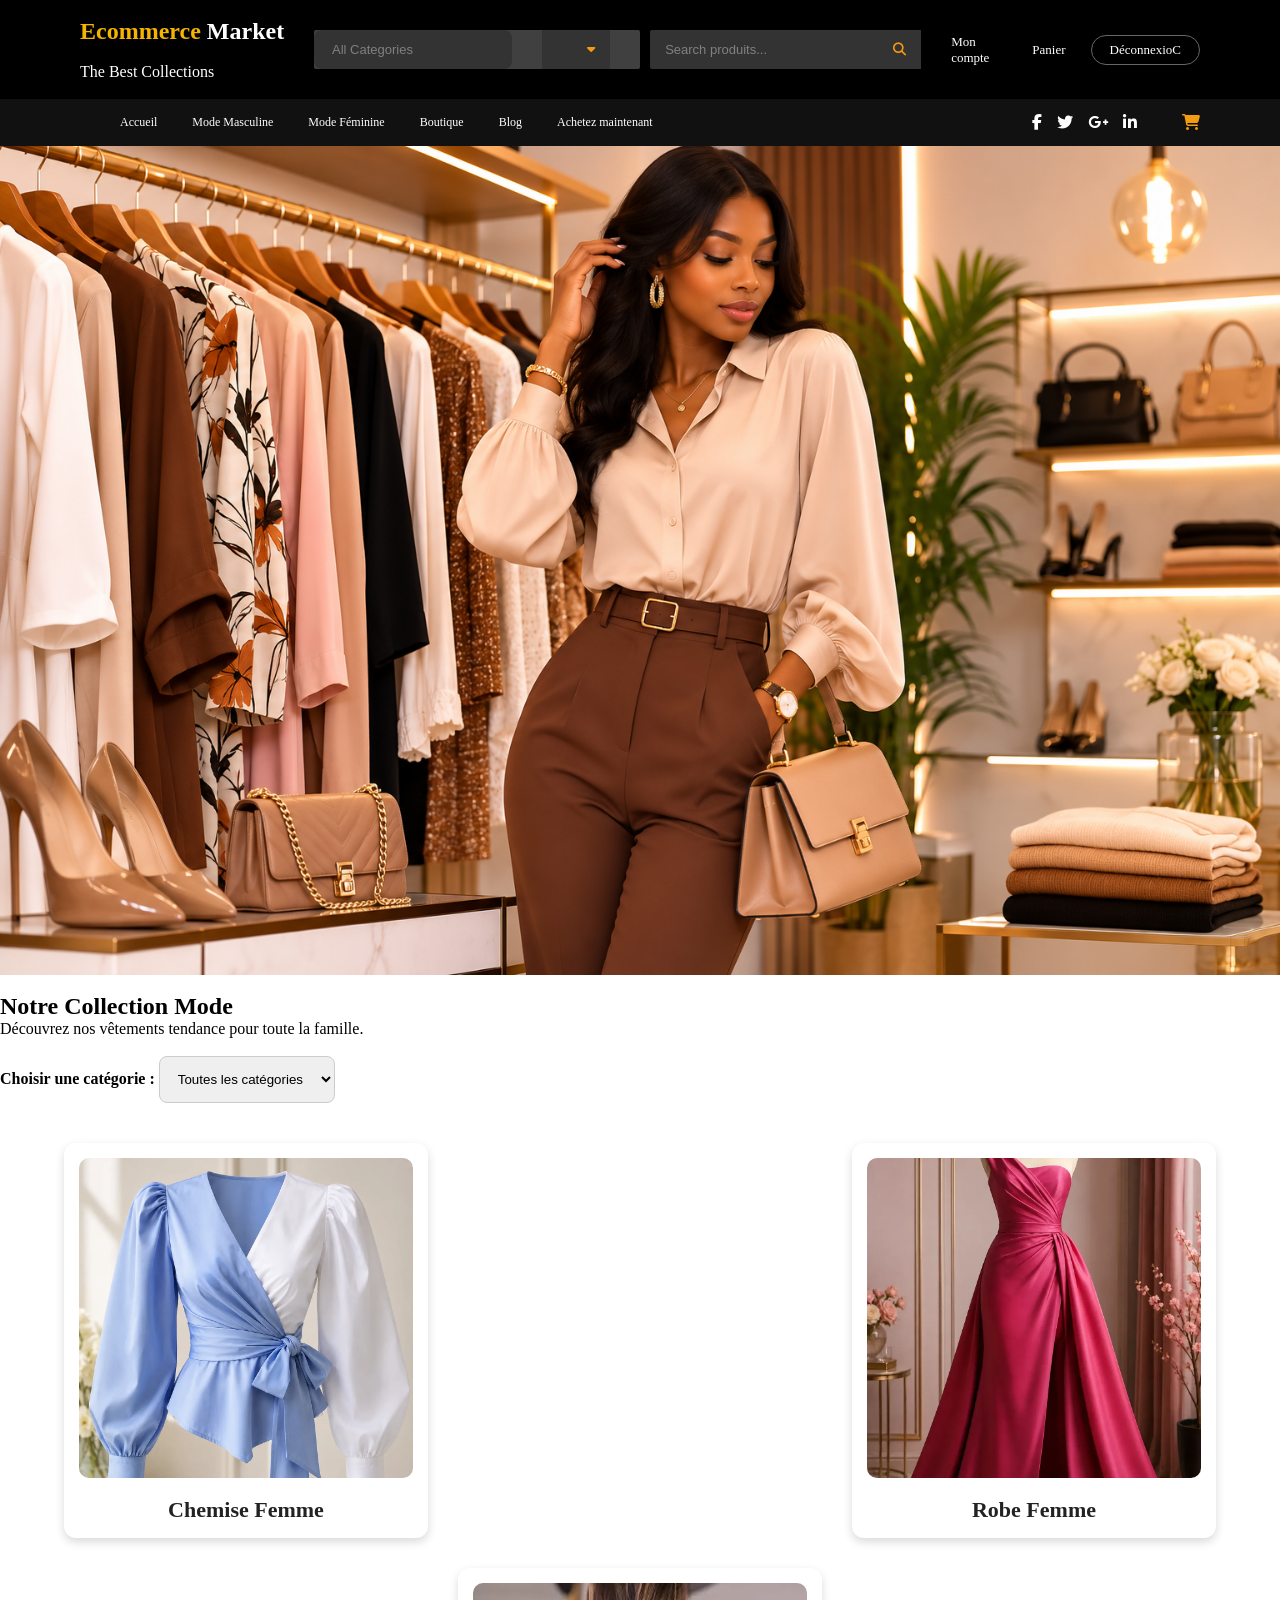
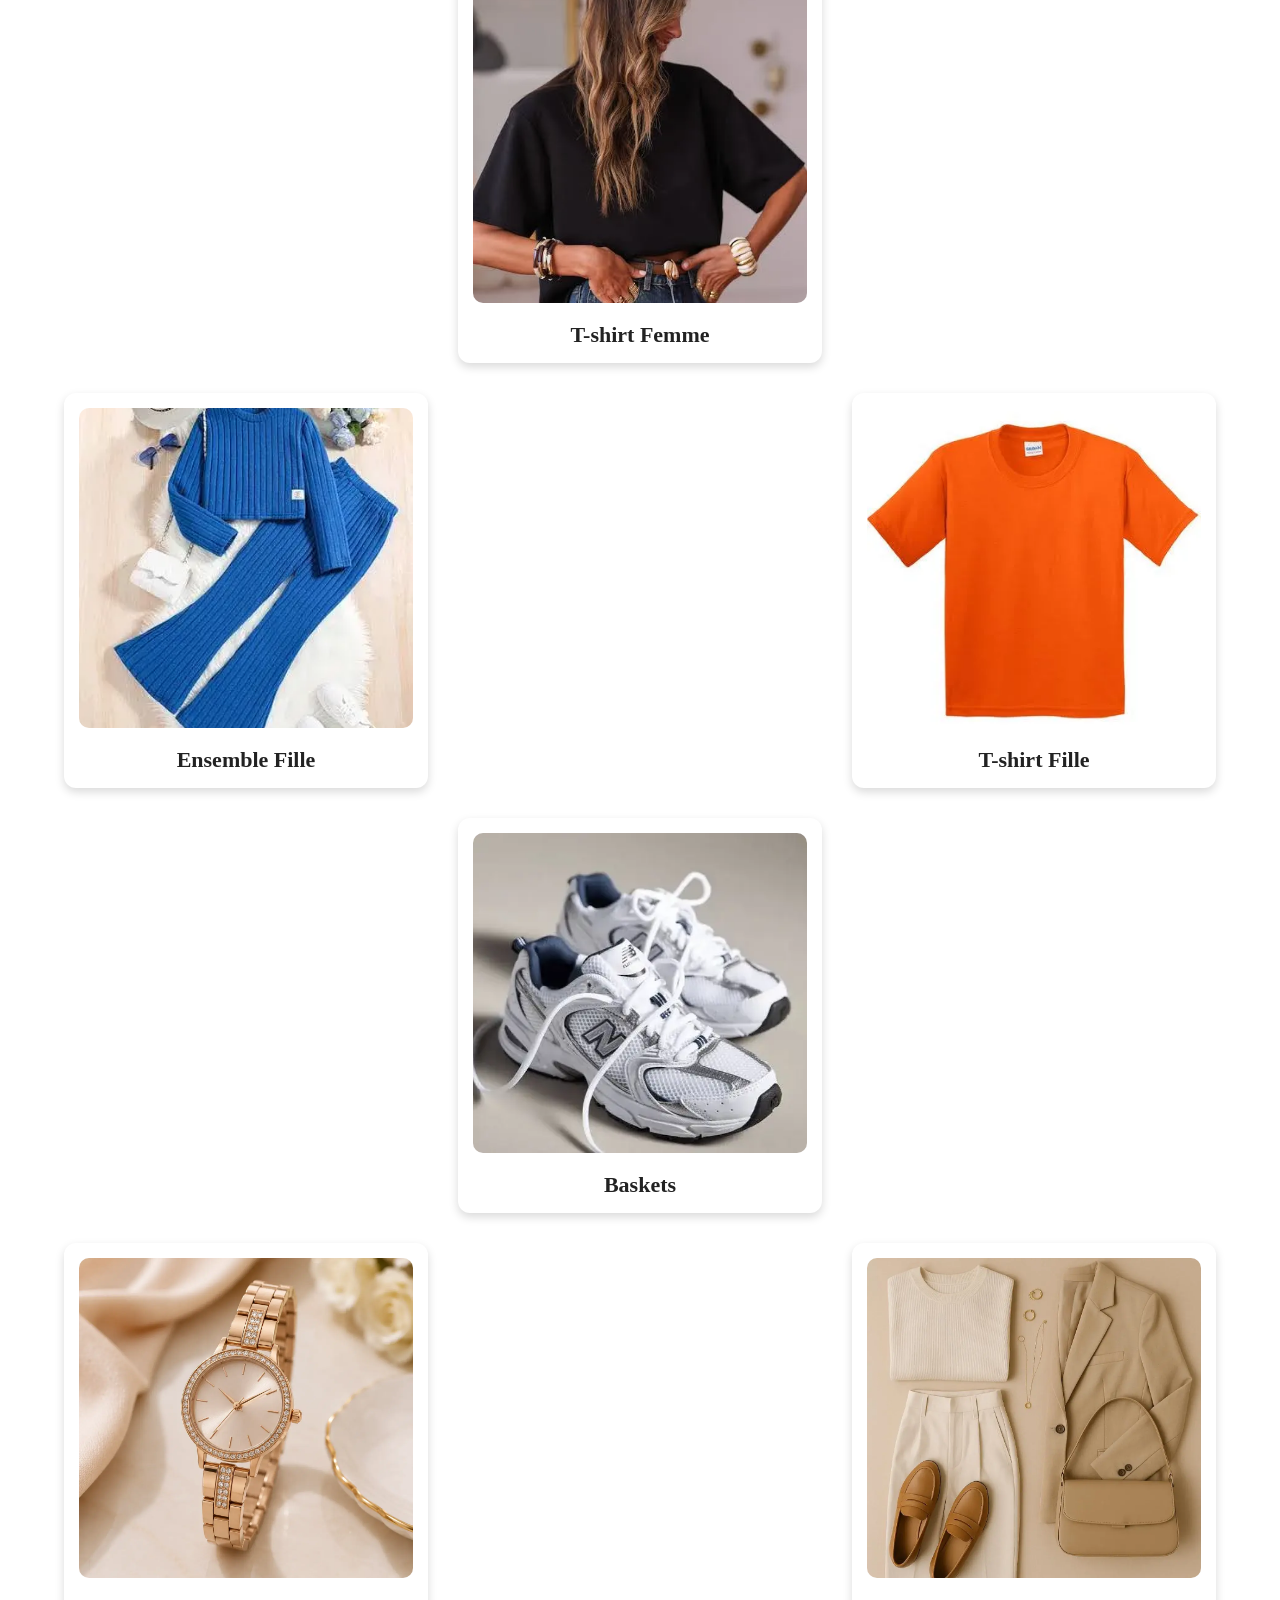
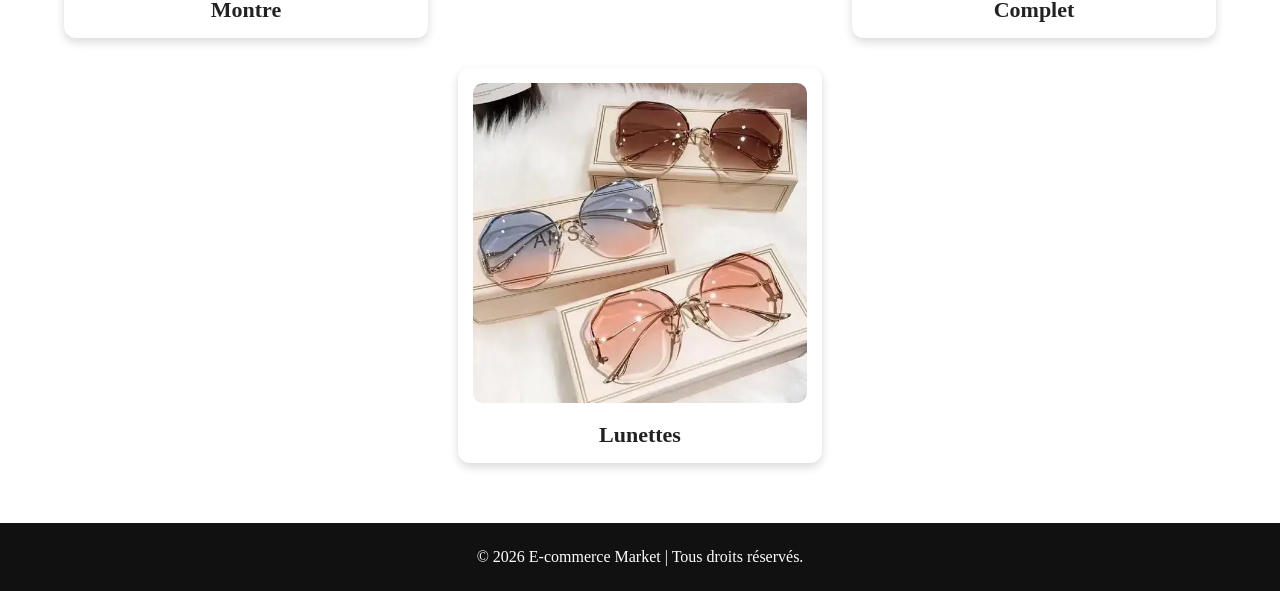
<file: women-fashion.html>
<!doctype html>
<html lang="en">
  <head>
    <meta charset="UTF-8" />
    <meta name="viewport" content="width=device-width, initial-scale=1.0" />
    <title>ECOMMERCE MARKET</title>
    <link rel="stylesheet" href="style.CSS" />
   
 <!-- Lien Font Awesome -->
  <link rel="stylesheet" href="https://cdnjs.cloudflare.com/ajax/libs/font-awesome/6.5.1/css/all.min.css" />

</head>
<body>

 <!-- Icône appareil photo -->

  <header>
  <div class="barre1">
      <div class="container">
       <div class="text">
       <h2><span>Ecommerce</span> Market</h2><br/>
       <p>The Best Collections</p>
      </div>
<section class="MG">
   <div class="categories">
      <input type="All Categories" placeholder=" All Categories"><button><i class="fa-solid fa-caret-down"></i></button><br/>
  </div>
    <div class="produit ">
            <input type="text" placeholder="Search produits..."><button><i class="fa-solid fa-search"></i></button>
    </div>
    </section>

    <div class="recherche">
      <a href="#">Mon compte</a>
      <a href="#">Panier</a>
      <a href="#" class="btn-logout">DéconnexioC</a>
    </div>
    </div>
   </div>
   
  </div>


     <!--Barre 2: Menu-->

    <div class="barre2">
       <div class="container">
          <nav>

           <ul>
              <li class="nav-item"><a class="nav-link" href="index.html">Accueil</a></li>
              <li class="nav-item"><a class="nav-link" href="mens-fashions.html">Mode Masculine</a></li>
              <li class="nav-item"><a class="nav-link" href="women-fashion.html">Mode Féminine</a></li>
              <li class="nav-item"><a class="nav-link" href="shop.html">Boutique</a></li>
              <li class="nav-item"><a class="nav-link" href="blog.html">Blog</a></li>
              <li class="nav-item"><a class="nav-link" href="buy-now.html">Achetez maintenant</a></li>
            </ul>
              </nav>
            <div class="icones">
              <li><a href=""><i class="fa-brands fa-facebook-f"></i></a></li>
              <li><a href=""><i class="fa-brands fa-twitter"></i></a></li>
              <li><a href=""><i class="fa-brands fa-google-plus-g"></i></a></li>
              <li><a href=""><i class="fa-brands fa-linkedin-in"></i></a></li>
              <li><a href="buy-now.html"><i class="fa-solid fa-cart-shopping"></i></a></li>
             
            </div>

            </div>
        
  
    </header>
<section class="femme">
    <div class="mwassi">
      <h3>Mode Féminine 2026</h3>
      
    </div>


</section>

<div class="hero-text">
    <h4>Nouvelle Collection</h4>
    <h1>Mode Féminine</h1>
    <p>
        Découvrez des vêtements élégants, modernes et confortables,
        conçus pour révéler votre style au quotidien.
    </p>
    <a href="boutique-femme.html" class="btn-shop">Découvrir la collection</a>
</div>

<section class="banner">
      
      <img src="image/sublime.png" alt="Rayon habits">
      
    </section> <br>

<section class="mode"> 
    <h1>Notre Collection Mode</h1>
    <p>Découvrez nos vêtements tendance pour toute la famille.</p> <br>
    <!-- <div class="filtre"> -->
        <label for="categorie">Choisir une catégorie :</label>
        <select id="categorie" onchange="filtrerCategorie()">
            <option value="all">Toutes les catégories</option>
            <option value="Femme">Femme</option>
            <option value="enfant">Enfant</option>
            <option value="chaussure">Chaussures</option>
            <option value="accessoire">Accessoires</option>
        </select>
    <!-- </div> -->

    <div class="galerie">
        <!-- FEMME -->
        <div class="carte Femme">
            <img src="image/chemise femme.webp" alt="" width="500
            px">
            <h3>Chemise Femme</h3>
        </div> <br>

        <div class="carte femme">
            <img src="image/Robe.webp" alt="Robe chic pour un instant de joie" width="500px">
            <h3>Robe Femme</h3>
        </div> <br>

        <div class="carte femme">
            <img src="image/t-shirt femme.webp" alt=" Un t-shirt qui redonne vie" width="500px">
            <h3>T-shirt Femme</h3>
        </div> <br>

        <!-- ENFANT -->
        <div class="carte enfant">
            <img src="image/ensemble fille.webp" alt="un complet aux eclats pur" width="500px">
            <h3>Ensemble Fille</h3>
        </div> <br>

        <div class="carte enfant">
            <img src="image/t-shirt fille.webp" alt=" un t-shirt ayant une couleur eclatante" width="500px">
            <h3>T-shirt Fille</h3>
        </div> <br>

        <!-- CHAUSSURES -->
        <div class="carte chaussure">
            <img src="image/basket femme.webp" alt="une paire un re" width="500px">
            <h3>Baskets</h3>
        </div> <br>

        

        <!-- ACCESSOIRES -->
        <div class="carte accessoire">
            <img src="image/montre femme.webp" alt="" width="500px">
            <h3>Montre</h3>
        </div> <br>
         <div class="carte accessoire">
            <img src="image/dame.webp" alt="">
            <h3>Complet</h3>
        </div> <br>

        <div class="carte accessoire">
            <img src="image/lunette dame.webp" alt=""width="500px">
            <h3>Lunettes</h3>
        </div>

    </div>

</section>

<script>

function filtrerCategorie(){

    let categorie=document.getElementById("categorie").value;

    let cartes=document.querySelectorAll(".carte");

    cartes.forEach(function(carte){

        if(categorie==="all"){
            carte.style.display="block";
        }

        else{

            if(carte.classList.contains(categorie)){
                carte.style.display="block";
            }

            else{
                carte.style.display="none";
            }

        }

    });

}

</script>

</body>
<footer>

    <p>
        © 2026 E-commerce Market | Tous droits réservés.
    </p>

</footer>
</html>
</file>
<file: style.CSS>
* {
  margin: 0;
  padding: o;
  box-sizing: border-box;
}

html,
body {
  width: 100%;
  overflow-x: hidden;
}

/* POUR LES 3 PETITS POINTS*/
.point {
  position: absolute;
  bottom: 20px;
  left: 50%;
  display: flex;
  align-items: center;
  gap: 8px;
}

.dot {
  width: 10px;
  height: 10px;
  background-color: rgba(255, 255, 255, 0.5);
  border-radius: 50%;
  cursor: pointer;
  transition: background-color 0.3s ease;
}

.dot .active,
.dot:hover {
  background-color: white; /*couleur blanche dans les points*/
}

header {
  font-size: Arial, sans-serif;
  color: white;
  position: fixed;
  width: 100%;
  top: 0;
  height: 80px;
}

.container {
  max-width: 1400px;
  margin: 0 auto;
  padding: 0 40px;
}

/* ====Barre1==== */

.barre1 {
  background: black;
  padding: 18px 0;
}

.barre1 .container {
  display: flex;
  justify-content: space-between;
  align-items: center;
  gap: 30px;
}

.text {
  flex-shrink: 0;
}

.text h2 {
  font-size: 24px;
  color: #fff;
  font-weight: 600;
}

.text h2 span {
  color: #f4b400;
}

.textp {
  color: #999;
  font-size: 11px;
  margin-top: 2px;
}

/*Centre: barre de recherche*/

.MG {
  display: flex;
  justify-content: space-between;
  align-items: center;
  gap: 10px;
}

.categories {
  display: flex;
  background: #404040;
  border-radius: 2px;
  max-width: 600px;
}

.categories input {
  border: none;
  padding: 12px 15px;
  background: #333;
  color: gray;
  outline: none;
  font-size: 13px;
}

.categories input::placeholder {
  color: grey;
}

.categories button {
  border: none;
  background: #333;
  padding: 0 15px;
  cursor: pointer;
  content: counter(name);
  color: #f4b400;
}

.produit {
  display: flex;
  background: #333;
  border-radius: 2px;
  flex: 1;
  max-width: 600px;
}

.produit input {
  color: white;
  border: none;
  padding: 12px 15px;
  flex: 1;
  background-color: #333;
  color: white;
  outline: none;
  font-size: 13px;
}

.produit input::placeholder {
  color: gray;
}

.produit button {
  border: none;
  background-color: #333;
  padding: 10px 15px;
  cursor: pointer;
  color: orange;
  outline: none;
  font-size: 13px;
}

/*Droite: liens compte*/
.recherche {
  display: flex;
  align-items: center;
  gap: 25px;
  color: white;
}

.recherche a {
  color: white;
  text-decoration: none;
  font-size: 13px;
}

.btn-logout {
  border: 1px solid #666;
  padding: 6px 18px;
  border-radius: 20px;
}

/*==== Barre2: ===*/

.barre2 {
  background: #111; /*Couleur de la seconde barre*/
}

.barre2 .container {
  display: flex;
  justify-content: space-between; /* menu a gauche*/
  align-items: center;
}

.barre2 nav ul {
  display: flex;
  list-style: none;
  gap: 35px;
}

.barre2 nav a {
  color: #fff;
  text-decoration: none;
  font-size: 12px;
  display: block;
  padding: 16px 0;
}

.icones {
  display: flex;
  list-style: none;
  gap: 15px; /*Espace entre les icones*/
  align-items: center;
}
.icones li a {
  color: white;
}
.fa-solid {
  color: #f39c12; /* Pour la couleur sur le panier*/
  margin-left: 30px;
}

/*La partie de l'image principale*/

.maison {
  background-image: url("super.jpg");
  height: 90vh; /* vh: view height: la taille de l'ecran par la hauteur */
  background-repeat: no-repeat;
  background-size: cover;
  background-position: center;
  margin-top: 100px;
  background-color: rgba(146, 133, 133, 0.5);
}

.filtre {
  display: inline-block;
  align-items: center;
  justify-content: space-between;
  width: 100%;
  height: 100%;
  color: black;
  font-size: 20px;
  padding: 15px 15%;
  gap: 20px;
  margin-top: 0;
  padding-top: 20%;
  z-index: 1;
}

.filtre h2 {
  padding-left: 50%;
  font-size: 100px;
  opacity: 0.2;
  top: 0;
}

.filtre button {
  background-color: orange;
  border-radius: 20px;
  border: none;
  color: white;
  padding: 10px 10px;
  font-size: 10px;
  margin-top: 20px;
}

/*CARTES*/
.container {
  max-width: 1200px;
  margin: 0 auto;
  padding: 0 auto;
  display: flex;
}

.promo-grid {
  display: grid;
  grid-template-columns: 1fr 1fr 1fr;
  gap: 30px;
  align-items: center;
  justify-items: center; /*justify-content: centre; permet de centre les elements*/
  margin: 0 15%;
  margin-bottom: 10px;
}

.promo-card {
  height: 200px;
  display: flex;
  align-items: center;
  position: relative;
  overflow: hidden;
  text-align: center;
  margin-top: 40px;
  padding: 50px 50px;
}

.promo-card h3 {
  font-size: 32px;
  font-weight: 600;
  margin-bottom: 15px;
  line-height: 1.1;
}

.btn-shop {
  display: inline-block;
  padding: 5px 25px;
  border: 1px solid white;
  border-radius: 15px;
  text-decoration: none;
  font-size: 12px;
  font-weight: 600;
  letter-spacing: 0.5px;
  margin-top: 0;
  transition: 0.3s;
}

/* Cartes bleue*/

.card-blue {
  background: linear-gradient(135deg, #343296, #2668b9);
  color: #fff;
}

.card-blue .btn-shop {
  color: #fff;
}

/* Carte claire*/
.card-light {
  background: linear-gradient(135deg, #e8f0f7, #d1e3f0);
  color: #1a365d;
}

.card-light h3 {
  font-weight: 700;
  font-size: 38px;
}

.card-light .subtile {
  color: #4a5568;
  border-radius: 20px;
}

/* Carte violette*/
.card-purple {
  color: #fff;
  background-color: rgb(66, 58, 58);
}

.card-purple .btn-shop {
  color: #fff;
}

/* /@media screen and (max-width: 768px) {

  .container {
    padding: 0 15px;
  }

  .barre1 .container,
  .barre2 .container {
    flex-direction: column;
    align-items: center;
  }

  .MG {
    flex-direction: column;
    width: 100%;
  }

  .categories,
  .produit {
    width: 100%;
    max-width: 100%;
  }

  .categories input,
  .produit input {
    width: 100%;
  }

  .recherche {
    flex-wrap: wrap;
    justify-content: center;
  }

  .barre2 nav ul {
    flex-direction: column;
    align-items: center;
    gap: 10px;
  }

  .icones {
    justify-content: center;
  }

  .home {
    height: auto;
    min-height: 500px;
  }

  .filtre {
    padding: 150px 20px 50px;
    text-align: center;
  }

  .filtre h1 {
    font-size: 2rem;
  }

  .filtre h2 {
    font-size: 3rem;
    padding-left: 0;
  }

  .promo-grid {
    grid-template-columns: 1fr;
    margin: 20px;
  }

  .promo-card {
    width: 100%;
  }
} */

/* =========================
   TABLETTES (max 1024px)
========================= */
@media screen and (max-width: 1024px) {
  .barre1 .container {
    flex-wrap: wrap;
    gap: 15px;
  }

  .MG {
    width: 100%;
    justify-content: center;
    flex-wrap: wrap;
  }

  .categories,
  .produit {
    width: 100%;
    max-width: 100%;
  }

  .recherche {
    width: 100%;
    justify-content: center;
  }

  .barre2 .container {
    flex-wrap: wrap;
    gap: 10px;
  }

  .barre2 nav ul {
    flex-wrap: wrap;
    justify-content: center;
    gap: 20px;
  }

  .icones {
    justify-content: center;
    flex-wrap: wrap;
  }

  .filtre {
    padding: 20% 10%;
    font-size: 18px;
  }

  .filtre h2 {
    font-size: 70px;
    padding-left: 0;
    text-align: center;
  }

  .promo-grid {
    grid-template-columns: 1fr 1fr;
    margin: 0 5%;
  }
}

/* =========================
   MOBILES (max 768px)
========================= */
@media screen and (max-width: 768px) {
  header {
    height: auto;
    position: relative;
  }

  .barre1 .container,
  .barre2 .container {
    flex-direction: column;
    align-items: center;
  }

  .text h2 {
    font-size: 20px;
    text-align: center;
  }

  .MG {
    flex-direction: column;
    width: 100%;
  }

  .categories,
  .produit {
    width: 100%;
  }

  .recherche {
    flex-direction: column;
    gap: 10px;
  }

  .barre2 nav ul {
    flex-direction: column;
    align-items: center;
    gap: 2px;
  }

  .home {
    height: 70vh;
    margin-top: 0;
  }

  .filtre {
    padding: 30% 5%;
    text-align: center;
  }

  .filtre h2 {
    font-size: 50px;
  }

  .point {
    bottom: 10px;
  }

  .promo-grid {
    grid-template-columns: 1fr;
    margin: 0 5%;
  }

  .promo-card {
    width: 100%;
  }
}

/* =========================
   PETITS MOBILES (max 480px)
========================= */
@media screen and (max-width: 480px) {
  header {
    position: relative;
  }

  .text h2 {
    font-size: 18px;
  }
  .barre2 nav ul {
    flex-direction: column;
    align-items: center;
    gap: 2px;
  }

  .filtre h1 {
    font-size: 22px;
  }

  .filtre h2 {
    font-size: 35px;
    opacity: 0.15;
  }

  .filtre button {
    font-size: 10px;
    padding: 6px 12px;
  }

  .promo-card h3 {
    font-size: 24px;
  }

  .btn-shop {
    font-size: 11px;
    padding: 5px 15px;
  }

  .barre1,
  .barre2 {
    padding: 10px 0;
  }
}

/*Les 6 pages*/

  .banner {
    position: relative;
    width:100%;
    z-index: -1000;
  }

.banner img {
  width:100%;
  display: block;
}


.container {
  
    .banner img {
    width: 100PX;
    height: 100px;
   
    }
}

/* Partie buy now */


.input-box{

    display:flex;

    flex-direction:column;

    margin-bottom:20px;

}

label{

    margin-bottom:8px;

    font-weight:bold;

}

input,
textarea,
select{

    padding:14px;

    border:1px solid #ccc;

    border-radius:8px;

    outline:none;

    transition:.3s;

}

input:focus,
textarea:focus,
select:focus{

    border-color:#1E3A8A;

}

.row{

    display:flex;

    gap:20px;

}

.row .input-box{

    flex:1;

}



button:hover{

    background:#163172;

}

.product{

    display:flex;

    gap:15px;

    align-items:center;

    margin-bottom:20px;

}

.product img{

    width:100px;

    border-radius:8px;

}

.price,
.total{

    display:flex;

    justify-content:space-between;

    margin:18px 0;

}

.total{

    font-size:22px;

    color:#1E3A8A;

    font-weight:bold;

}

hr{

    margin:20px 0;

}

@media(max-width:900px){

.container{

flex-direction:column;

}

.row{

flex-direction:column;

}

/* Mode masculine */ 
.mode{
    width:90%;
    margin:auto;
    padding:50px 0;
}

.mode h1{
    text-align:center;
    font-size:40px;
    color:#222;
    margin-bottom:10px;
}

.mode p{
    text-align:center;
    color:#666;
    margin-bottom:40px;
}

.filtre{
    text-align:center;
    margin-bottom:40px;
}

.filtre label{
    font-size:18px;
    font-weight:bold;
}

.filtre select{

    padding:12px;
    width:260px;
    margin-left:10px;
    border-radius:8px;
    border:1px solid #ccc;
    cursor:pointer;
    font-size:16px;

}

.galerie{

    padding: 10px; display:grid;

    grid-template-columns:repeat(auto-fit,minmax(250px,1fr));

    gap:25px;
   


}

.carte{

    background:white;

    border-radius:12px;

    overflow:hidden;

    box-shadow:0 5px 20px rgba(0,0,0,.1);

    transition:.4s;

}

.carte:hover{

    transform:translateY(-10px);

    box-shadow:0 15px 30px rgba(0,0,0,.2);

}

.carte img{

    width:100%;

    height:300px;

    object-fit:cover;

}

.carte h3{

    text-align:center;

    padding:20px;

    color:#333;

}

}

.blog-header{

background:linear-gradient(135deg,#0047AB,#007BFF);

padding:70px 20px;

text-align:center;

color:white;

}

.blog-header h1{

font-size:45px;

margin-bottom:15px;

}

.blog-header p{

font-size:18px;

margin-bottom:35px;

}

.search-box{

display:flex;

justify-content:center;

max-width:500px;

margin:auto;

}

.search-box input{

width:100%;

padding:15px;

border:none;

outline:none;

border-radius:40px 0 0 40px;

font-size:16px;

}

.search-box button{

width:70px;

border:none;

background:#ff9800;

color:white;

font-size:18px;

border-radius:0 40px 40px 0;

cursor:pointer;

}

/************************/

.categories{
 width: 100%;
    max-width: 1200px;
    margin: auto;
    margin-top: "35px";
    gap: 30px;
}

.category-list{

display:flex;

justify-content:center;

gap:25px;

flex-wrap:wrap;
  


}

.category-list a{

text-decoration:none;

background:#0047AB;

color:white;

padding:12px 22px;

border-radius:30px;

transition:.3s;

}

.category-list a:hover{

background:#ff9800;

}

/************************/

.blog-container{

width:90%;

margin:40px auto;

display:grid;

grid-template-columns:repeat(auto-fit,minmax(330px,1fr));

gap:35px;

}


.card img{

width:100%;

height:250px;

object-fit:cover;

}

.content{

padding:25px;

}

.date{

color:#888;

font-size:14px;

}

.content h3{

margin:18px 0;

font-size:24px;

}

.content p{

line-height:1.7;

margin-bottom:25px;

}

.btn{

display:inline-block;

text-decoration:none;

background:#0047AB;

color:white;

padding:12px 25px;

border-radius:30px;

transition:.3s;

}

.btn:hover{

background:#ff9800;

}

/************************/

.newsletter{

margin-top:70px;

padding:70px 20px;

text-align:center;

background:white;

}

.newsletter h2{

font-size:35px;

margin-bottom:15px;

}

.newsletter p{

margin-bottom:30px;

}

.newsletter form{

display:flex;

justify-content:center;

max-width:650px;

margin:auto;

}

.newsletter input{

width:100%;

padding:15px;

border:1px solid #ddd;

outline:none;

border-radius:40px 0 0 40px;

}

.newsletter button{

padding:15px 30px;

border:none;

background:#ff9800;

color:white;

cursor:pointer;

border-radius:0 40px 40px 0;

}

/************************/

footer{

margin-top:60px;

background:#002855;

color:white;

padding:25px;

text-align:center;

}

/************************/

@media(max-width:768px){

.blog-header h1{

font-size:34px;

}

.newsletter form{

flex-direction:column;

}

.newsletter input{

border-radius:40px;

margin-bottom:15px;

}

.newsletter button{

border-radius:40px;

}

.search-box{

flex-direction:column;

}

.search-box input{

border-radius:40px;

margin-bottom:10px;

}

.search-box button{

width:100%;

border-radius:40px;

height:50px;

}

}
.galerie{
    display: grid;
    grid-template-columns: repeat(3, 1fr); /* 3 images par ligne */
    gap: 30px;
    width: 90%;
    margin: 40px auto;
}

.carte{
    background: #fff;
    border-radius: 12px;
    overflow: hidden;
    text-align: center;
    box-shadow: 0 4px 10px rgba(0,0,0,0.15);
    transition: 0.3s;
    padding: 15px;
}

.carte:hover{
    transform: translateY(-8px);
    box-shadow: 0 8px 20px rgba(0,0,0,0.25);
}

.carte img{
    width: 100%;
    height: 320px;
    object-fit: cover;
    border-radius: 10px;
}

.carte h3{
    margin-top: 15px;
    font-size: 22px;
    color: #222;
}

/* Tablette */
@media (max-width: 992px){
    .galerie{
        grid-template-columns: repeat(2, 1fr);
    }
}

/* Téléphone */
@media (max-width: 576px){
    .galerie{
        grid-template-columns: 1fr;
    }

    .carte img{
        height: 250px;
    }
}

.overlay{
background:rgba(0,0,0,.60);
padding:50px;
width:700px;
text-align:center;
border-radius:15px;
}

.overlay h2{
color:white;
font-size:45px;
margin-bottom:20px;
}

.overlay p{
color:white;
font-size:20px;
line-height:1.8;
margin-bottom:30px;
}

.overlay a{
background:#FFD700;
padding:15px 35px;
text-decoration:none;
color:black;
font-weight:bold;
border-radius:8px;
}

.presentation{
padding:80px 10%;
text-align:center;
background:white;
}

.presentation h2{
font-size:38px;
color:#0b2d62;
margin-bottom:20px;
}

.presentation p{
font-size:20px;
line-height:1.8;
}

.services{
display:grid;
grid-template-columns:repeat(4,1fr);
gap:30px;
padding:80px 10%;
}

.service{
background:white;
padding:35px;
border-radius:12px;
text-align:center;
box-shadow:0 5px 20px rgba(0,0,0,.12);
transition:.4s;
}

.service:hover{
transform:translateY(-10px);
}

.service i{
font-size:55px;
color:#0b2d62;
margin-bottom:20px;
}

.service h3{
margin-bottom:15px;
}

.avantages{
background:#0b2d62;
color:white;
padding:80px 10%;
text-align:center;
}

.avantages h2{
font-size:40px;
margin-bottom:50px;
}

.liste{
display:grid;
grid-template-columns:repeat(4,1fr);
gap:30px;
}

.liste div{
background:rgba(255,255,255,.08);
padding:30px;
border-radius:10px;
}

.liste i{
font-size:50px;
color:#FFD700;
margin-bottom:20px;
}

.cta{
padding:90px;
text-align:center;
background:white;
}

.cta h2{
font-size:42px;
margin-bottom:20px;
color:#0b2d62;
}

.cta p{
font-size:20px;
margin-bottom:30px;
}

.cta a{
background:#0b2d62;
color:white;
padding:15px 40px;
text-decoration:none;
border-radius:8px;
}

footer{
background:#111;
color:white;
text-align:center;
padding:25px;
}

@media(max-width:900px){

.services,
.liste{
grid-template-columns:repeat(2,1fr);
}

}

@media(max-width:650px){

.services,
.liste{
grid-template-columns:1fr;
}

.overlay{
width:90%;
padding:30px;
}

.overlay h2{
font-size:32px;
}

}
</file>
